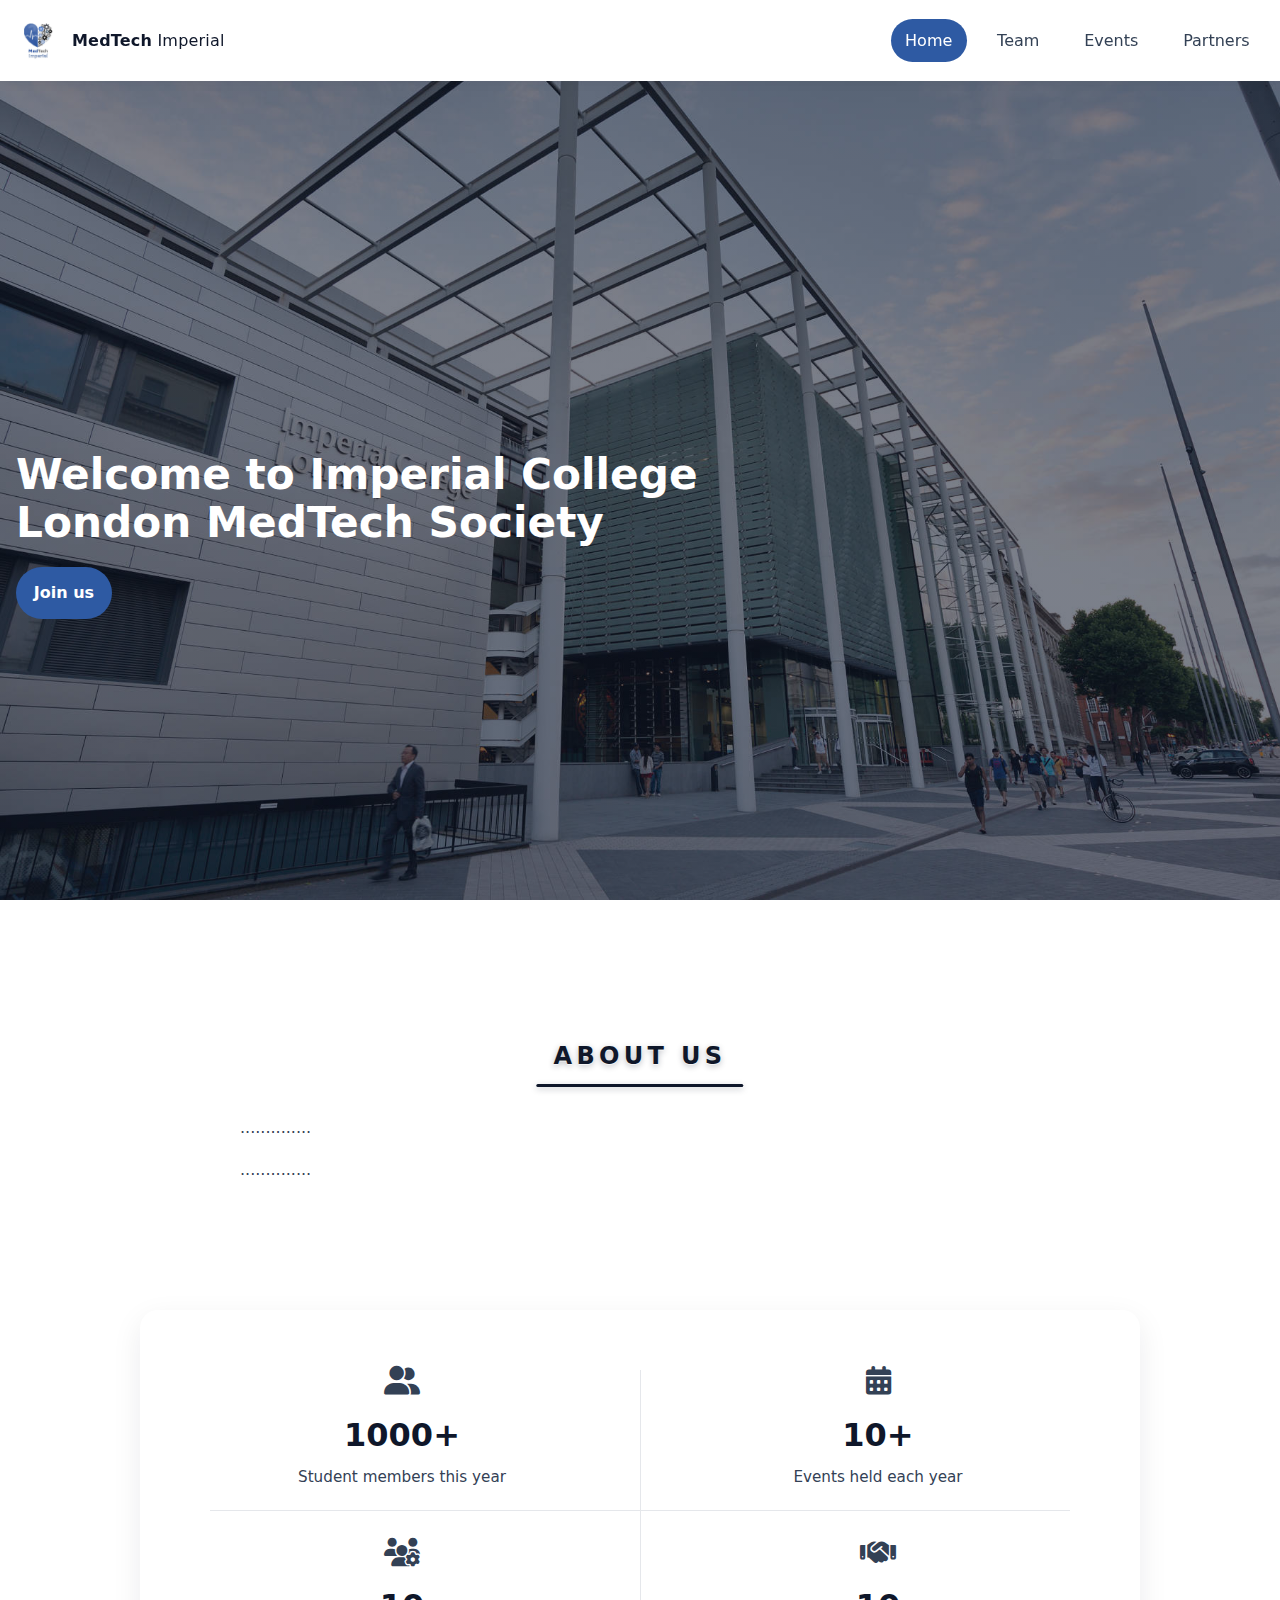
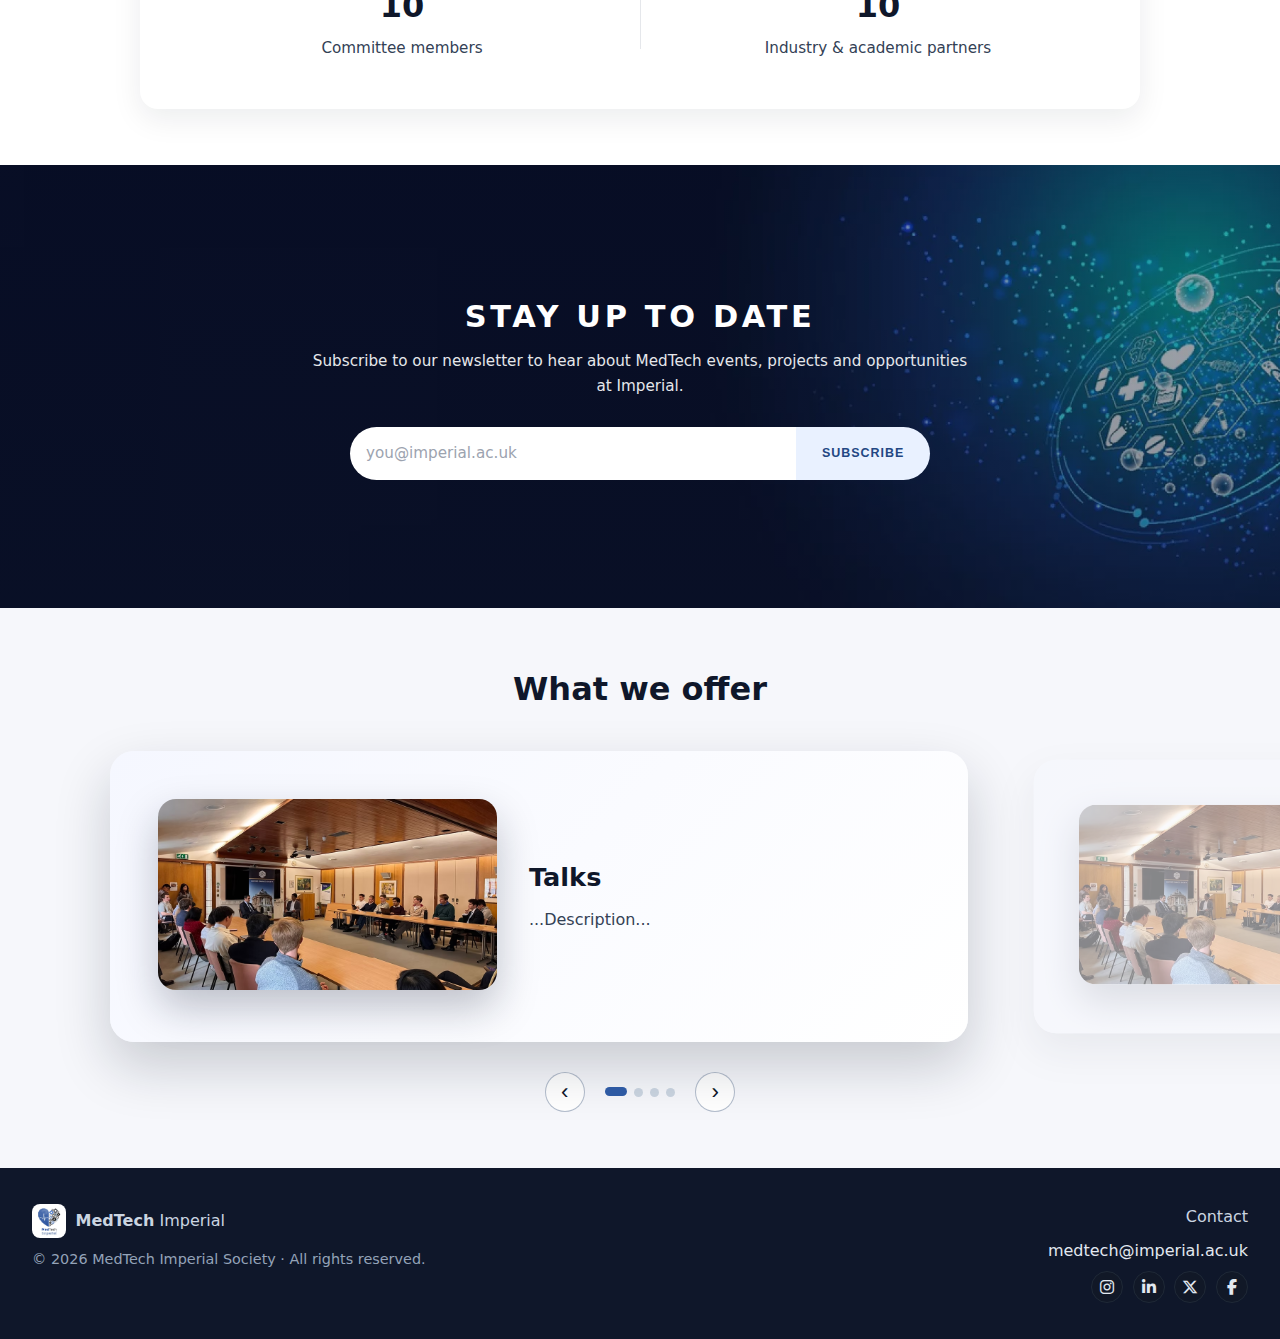
<file: index.html>
<!DOCTYPE html>
<html lang="en">
<head>
  <meta charset="utf-8" />
  <meta name="viewport" content="width=device-width, initial-scale=1" />
  <title>MedTech Imperial — Home</title>
  <link rel="stylesheet" href="styles.css" />
  <link rel="icon" href="Assets/logo.jpg">
</head>

<body>
  <!-- ===== Global Header / Banner (reuse on every page) ===== -->
  <header class="site-header">
    <div class="container nav">
      <a href="index.html" class="brand">
        <img src="Assets/logo.jpg" alt="MedTech Imperial logo">
        <span class="brand-text">
          <strong>MedTech</strong> Imperial
        </span>
      </a>

      <!-- Mobile menu toggle (no JS) -->
      <input type="checkbox" id="nav-toggle" class="nav-toggle" aria-label="Toggle navigation" />
      <label for="nav-toggle" class="hamburger" aria-hidden="true">
        <span></span><span></span><span></span>
      </label>

      <nav class="main-nav" aria-label="Primary">
        <!-- Add 'aria-current="page"' on the active page link -->
        <a href="index.html" aria-current="page">Home</a>
        <a href="team.html">Team</a>
        <a href="events.html">Events</a>
        <a href="partners.html">Partners</a>
      </nav>
    </div>
  </header>

  <!-- ===== Hero / Intro (Home only) ===== -->
  <section class="hero">
    <div class="container">
      <div class="hero-content">
        <h1>Welcome to Imperial College London MedTech Society</h1>
        <p>
          
        </p>
        <div class="cta">
          <a class="btn btn-primary" href="https://www.imperialcollegeunion.org/activities/a-to-z/medtech">Join us</a>
        </div>
      </div>
    </div>
  </section>

  <!-- ===== About (Home only) ===== -->
<section id="about" class="section">
  <div class="container">
    <div class="about">
      <h2 class="about-heading">ABOUT US</h2>

      <p>
        ..............
      </p>

      <p>
        ..............
      </p>
    </div>
  </div>
</section>

<!-- ===== Stats box ===== -->
<section class="section">
  <div class="container">
    <div class="stats-panel">
      <div class="stats-grid">
        <div class="stat">
          <div class="stat-icon">
            <i class="fa-solid fa-user-group"></i>   <!-- crowd / members -->
          </div>
          <div class="stat-number">1000+</div>
          <div class="stat-label">Student members this year</div>
        </div>

        <div class="stat">
          <div class="stat-icon">
            <i class="fa-solid fa-calendar-days"></i> <!-- calendar -->
          </div>
          <div class="stat-number">10+</div>
          <div class="stat-label">Events held each year</div>
        </div>

        <div class="stat">
          <div class="stat-icon">
            <i class="fa-solid fa-users-gear"></i>        <!-- lab / committee -->
          </div>
          <div class="stat-number">10</div>
          <div class="stat-label">Committee members</div>
        </div>

        <div class="stat">
          <div class="stat-icon">
            <i class="fa-solid fa-handshake"></i>    <!-- partnerships -->
          </div>
          <div class="stat-number">10</div>
          <div class="stat-label">Industry &amp; academic partners</div>
        </div>
      </div>
    </div>
  </div>
</section>


<!-- ===== Newsletter banner ===== -->
<section class="newsletter-banner">
  <div class="newsletter-banner-inner">
    <div class="newsletter-box">
      <h2 class="newsletter-heading">Stay up to date</h2>
      <p class="newsletter-copy">
        Subscribe to our newsletter to hear about MedTech events, projects and opportunities at Imperial.
      </p>

      <form class="newsletter-form">
        <label for="newsletter-email" class="sr-only">Email address</label>
        <div class="newsletter-row">
          <input
            type="email"
            id="newsletter-email"
            class="newsletter-input"
            placeholder="you@imperial.ac.uk"
            required
          >
          <button type="submit" class="newsletter-btn">
            Subscribe
          </button>
        </div>
      </form>
    </div>
  </div>
</section>



<!-- ===== Carousel (Home only) ===== -->
<section class="section subtle">
  <div class="container">
    <h2 class="carousel-heading">What we offer</h2>

    <div class="mt-carousel">
      <div class="carousel-track">

        <!-- Slide 1 -->
        <article class="carousel-slide is-active">
          <div class="carousel-media">
            <img src="Assets/test.avif" alt="Students attending a MedTech talk">
          </div>
          <div class="carousel-content">
            <h3 class="carousel-title">Talks</h3>
            <p>
              ...Description...
            </p>
          </div>
        </article>

        <!-- Slide 2 -->
        <article class="carousel-slide">
          <div class="carousel-media">
            <img src="Assets/test.avif" alt="Students collaborating on projects">
          </div>
          <div class="carousel-content">
            <h3 class="carousel-title">Projects</h3>
            <p>
              ...Description...
            </p>
          </div>
        </article>

        <!-- Slide 3 -->
        <article class="carousel-slide">
          <div class="carousel-media">
            <img src="Assets/test.avif" alt="Panel discussion with speakers">
          </div>
          <div class="carousel-content">
            <h3 class="carousel-title">Panels & Careers</h3>
            <p>
             ...Description...
            </p>
          </div>
        </article>

        <!-- Slide 4 -->
        <article class="carousel-slide">
          <div class="carousel-media">
            <img src="Assets/test.avif" alt="Networking with partners and sponsors">
          </div>
          <div class="carousel-content">
            <h3 class="carousel-title">Founder Academy</h3>
            <p>
              ...Description...
            </p>
          </div>
        </article>
      </div>
    </div>

    <!-- controls underneath -->
    <div class="carousel-controls">
      <button class="carousel-arrow prev" aria-label="Previous slide">‹</button>

      <div class="carousel-dots" aria-label="Carousel pagination">
        <button class="dot is-active" aria-label="Go to slide 1"></button>
        <button class="dot" aria-label="Go to slide 2"></button>
        <button class="dot" aria-label="Go to slide 3"></button>
        <button class="dot" aria-label="Go to slide 4"></button>
      </div>

      <button class="carousel-arrow next" aria-label="Next slide">›</button>
    </div>
  </div>
</section>







<!-- ===== Footer ===== -->
<footer class="site-footer">
  <div class="container footer-grid">

    <!-- Left side: logo + note -->
    <div class="footer-left">
      <div class="footer-brand">
        <img src="Assets/logo.jpg" alt="MedTech Imperial logo small">
        <span><strong>MedTech</strong> Imperial</span>
      </div>
      <p class="footnote">
        © <span id="year"></span> MedTech Imperial Society · All rights reserved.
      </p>
    </div>

    <!-- Right side: contact + socials -->
    <div class="footer-right">
      <div class="footer-meta">
        <p class="footer-heading">Contact</p>
        <p class="footer-email">
          <a href="medtech@imperial.ac.uk">
            medtech@imperial.ac.uk
          </a>
        </p>

        <div class="socials" aria-label="MedTech Imperial social links">
          <a href="https://instagram.com/imperialmedtech" aria-label="Instagram">
            <i class="fa-brands fa-instagram"></i>
          </a>
          <a href="https://www.linkedin.com/company/medtechimperial/" aria-label="LinkedIn">
            <i class="fa-brands fa-linkedin-in"></i>
          </a>
          <a href="https://x.com/imperialmedtech" aria-label="X (Twitter)">
            <i class="fa-brands fa-x-twitter"></i>
          </a>
          <a href="https://www.facebook.com/MedTechImperial" aria-label="Facebook">
            <i class="fa-brands fa-facebook-f"></i>
          </a>
        </div>
      </div>
    </div>

  </div>
</footer>


<head>
  <meta charset="UTF-8">
  <title>MedTech Imperial</title>

  <!-- Your main stylesheet -->
  <link rel="stylesheet" href="styles.css">

  <!-- Font Awesome for icons (see next point) -->
  <link
    rel="stylesheet"
    href="https://cdnjs.cloudflare.com/ajax/libs/font-awesome/6.5.1/css/all.min.css"
  >
</head>


  <!-- Tiny inline script just to set current year; safe to remove if not wanted -->
<script>
  // footer year
  document.getElementById('year').textContent = new Date().getFullYear();

  // ===== Carousel logic =====
  const track = document.querySelector('.carousel-track');
  const slides = track ? Array.from(track.children) : [];
  const prevBtn = document.querySelector('.carousel-arrow.prev');
  const nextBtn = document.querySelector('.carousel-arrow.next');
  const dotsNav = document.querySelector('.carousel-dots');
  const dots = dotsNav ? Array.from(dotsNav.children) : [];
  let currentIndex = 0;
  let autoplayId = null;
  const INTERVAL = 5000;   // 5 seconds
  const STEP = 78;         // percentage shift per slide (lets neighbours peek)

  function goToSlide(index){
    if (!slides.length) return;

    if (index < 0) index = slides.length - 1;
    if (index >= slides.length) index = 0;

    // move track so current slide is centred-ish, leaving sides visible
    track.style.transform = `translateX(-${index * STEP}%)`;

    slides[currentIndex].classList.remove('is-active');
    dots[currentIndex].classList.remove('is-active');

    slides[index].classList.add('is-active');
    dots[index].classList.add('is-active');

    currentIndex = index;
  }

  function nextSlide(){ goToSlide(currentIndex + 1); }
  function prevSlide(){ goToSlide(currentIndex - 1); }

  function startAutoplay(){
    stopAutoplay();
    autoplayId = setInterval(nextSlide, INTERVAL);
  }

  function stopAutoplay(){
    if (autoplayId) clearInterval(autoplayId);
    autoplayId = null;
  }

  if (slides.length){
    // ensure initial position
    goToSlide(0);

    // arrows
    prevBtn && prevBtn.addEventListener('click', () => {
      prevSlide();
      startAutoplay();
    });

    nextBtn && nextBtn.addEventListener('click', () => {
      nextSlide();
      startAutoplay();
    });

    // dots
    dots.forEach((dot, index) => {
      dot.addEventListener('click', () => {
        goToSlide(index);
        startAutoplay();
      });
    });

    // start auto-rotation
    startAutoplay();
  }
</script>


</body>
</html>
</file>
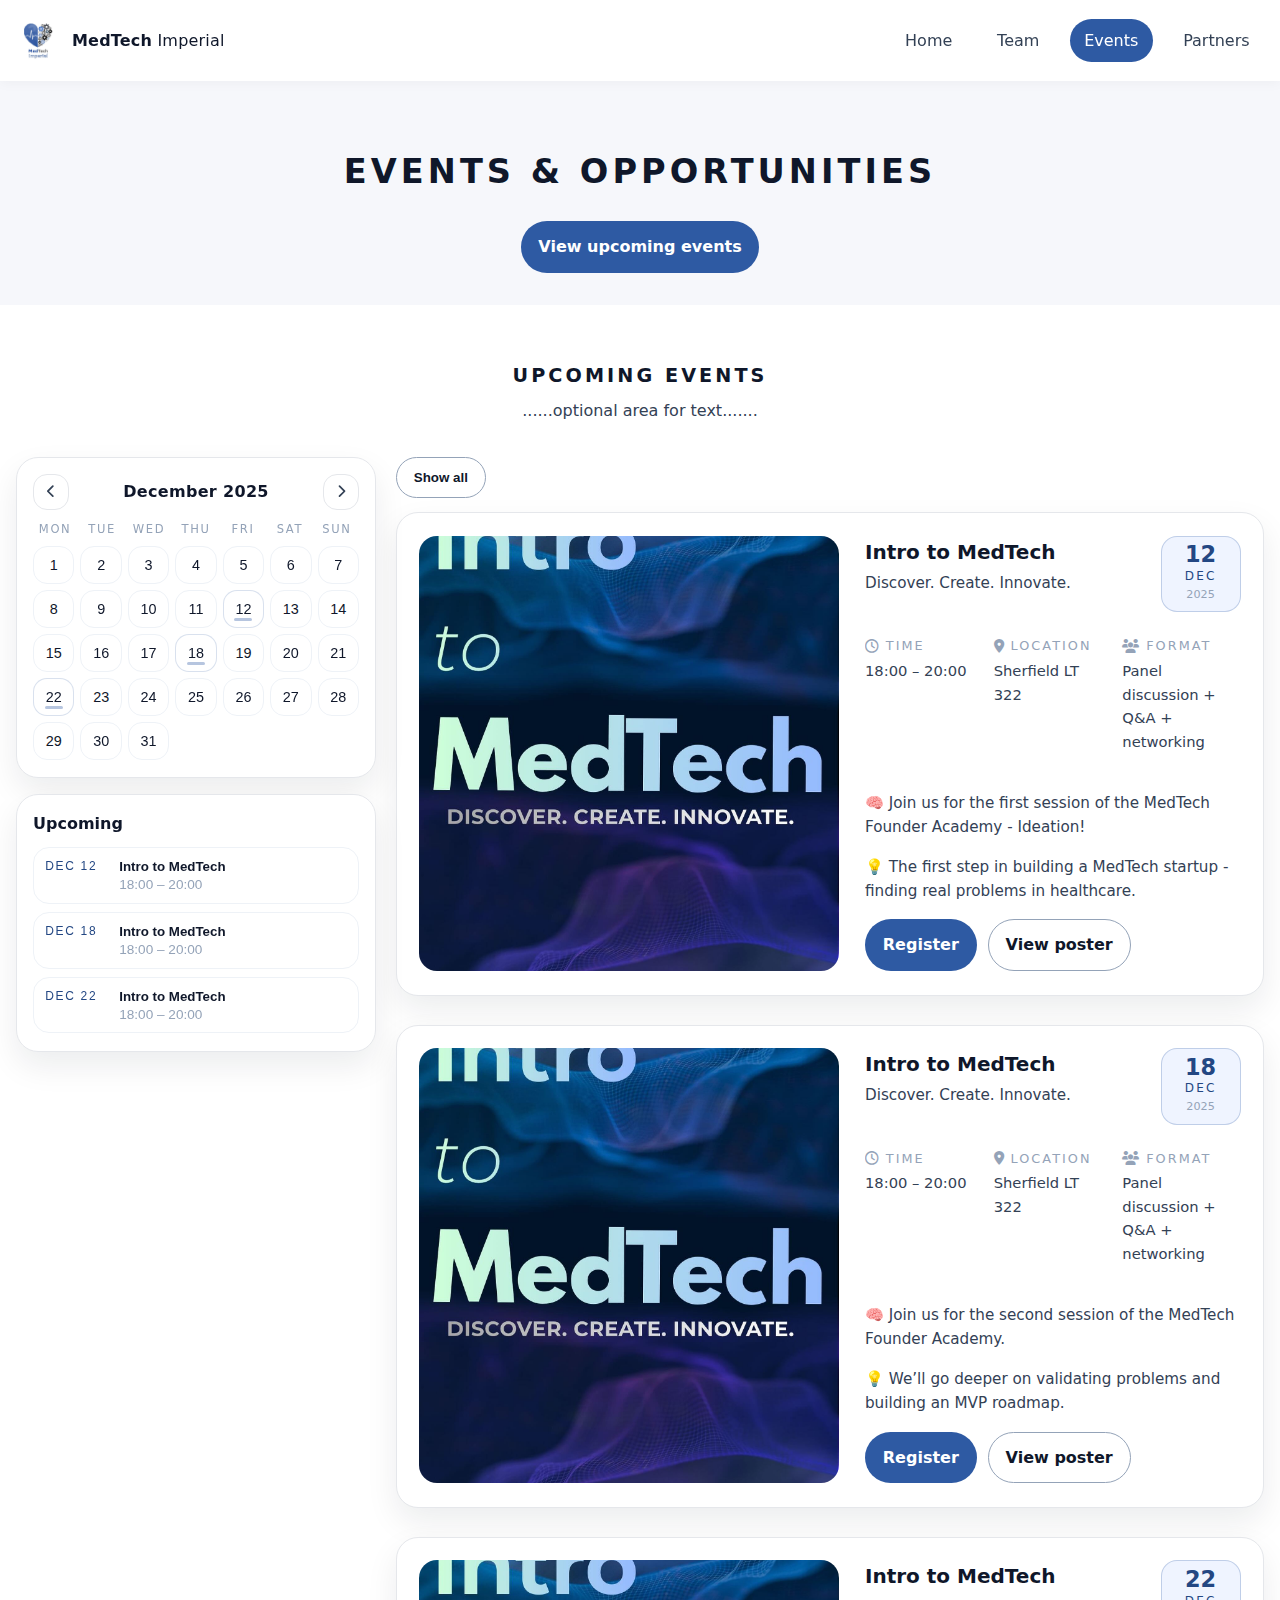
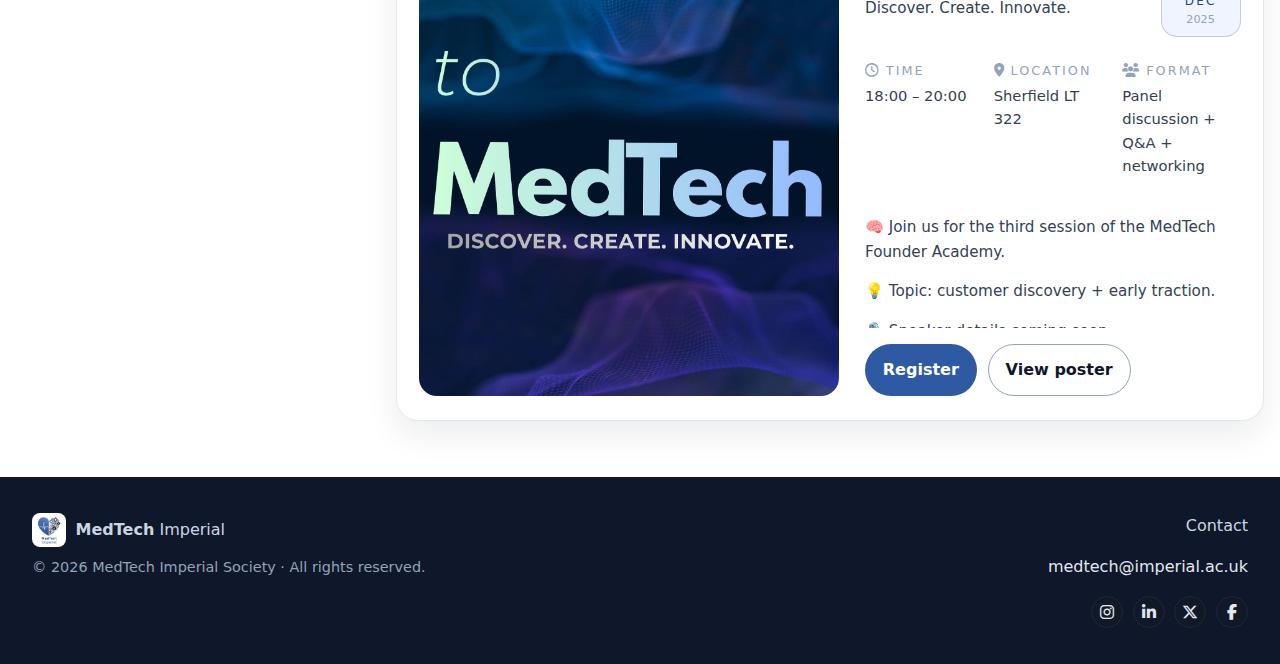
<file: events.html>
<!DOCTYPE html>
<html lang="en">
<head>
  <meta charset="utf-8" />
  <meta name="viewport" content="width=device-width, initial-scale=1" />
  <title>MedTech Imperial — Events</title>
  <link rel="stylesheet" href="styles.css" />
  <link rel="icon" href="Assets/logo.jpg" />
</head>

<body>
  <!-- ===== Global Header / Banner ===== -->
  <header class="site-header">
    <div class="container nav">
      <a href="index.html" class="brand">
        <img src="Assets/logo.jpg" alt="MedTech Imperial logo" />
        <span class="brand-text">
          <strong>MedTech</strong> Imperial
        </span>
      </a>

      <!-- Mobile menu toggle -->
      <input type="checkbox" id="nav-toggle" class="nav-toggle" aria-label="Toggle navigation" />
      <label for="nav-toggle" class="hamburger" aria-hidden="true">
        <span></span><span></span><span></span>
      </label>

      <nav class="main-nav" aria-label="Primary">
        <a href="index.html">Home</a>
        <a href="team.html">Team</a>
        <a href="events.html" aria-current="page">Events</a>
        <a href="partners.html">Partners</a>
      </nav>
    </div>
  </header>

  <!-- ===== Events hero ===== -->
  <section class="section events-hero">
    <div class="container">
      <h1 class="events-heading">Events & Opportunities</h1>
      <p class="events-subtitle">

      </p>

      <div class="events-hero-cta">
        <a class="btn btn-primary" href="#upcoming">View upcoming events</a>
          </div> <!-- /events-list -->
        </div> <!-- /events-main -->
      </div> <!-- /events-upcoming-grid -->
    </div>
  </section>

  <!-- ===== Upcoming events ===== -->
  <section class="section" id="upcoming">
    <div class="container">
      <header class="events-section-header">
        <h2 class="events-section-title">Upcoming Events</h2>
        <p class="events-section-copy">
          ......optional area for text.......
        </p>
      </header>


      <div class="events-upcoming-grid">
        <!-- Left column: calendar + timeline -->
        <aside class="events-side" aria-label="Events calendar and timeline">
          <div class="events-widget events-calendar" id="eventsCalendar">
            <div class="cal-header">
              <button class="cal-nav" type="button" data-cal-nav="-1" aria-label="Previous month">
                <i class="fa-solid fa-chevron-left"></i>
              </button>
              <div class="cal-title" id="calTitle">Month YYYY</div>
              <button class="cal-nav" type="button" data-cal-nav="1" aria-label="Next month">
                <i class="fa-solid fa-chevron-right"></i>
              </button>
            </div>

            <div class="cal-weekdays" aria-hidden="true">
              <span>Mon</span><span>Tue</span><span>Wed</span><span>Thu</span><span>Fri</span><span>Sat</span><span>Sun</span>
            </div>

            <div class="cal-grid" id="calGrid" role="grid" aria-label="Calendar days"></div>

            <div class="cal-hint" id="calHint" aria-hidden="true"></div>
          </div>

          <div class="events-widget events-timeline" id="eventsTimeline">
            <div class="timeline-header">
              <h3 class="timeline-title">Upcoming</h3>
            </div>
            <ul class="timeline-list" id="timelineList"></ul>
          </div>
        </aside>

        <!-- Right column: event cards -->
        <div class="events-main">
          <div class="events-filterbar">
            <button class="btn btn-outline events-reset" type="button" id="eventsResetBtn">
              Show all
            </button>
            <div class="events-filter-label" id="eventsFilterLabel" aria-live="polite"></div>
          </div>

          <div class="events-list" id="eventsList">

<!--
  EVENTS ARE GENERATED FROM THE "EVENTS" ARRAY IN THE SCRIPT AT THE BOTTOM OF THIS FILE.
  To add / edit / remove an event:
  1) Scroll to the script section:  // ===== EDIT EVENTS HERE =====
  2) Add a new object to the EVENTS array (poster, title, date, time, etc.)
  The calendar + filtering + timeline will automatically update.
--></div>

      <!-- Empty state shown when a selected date has no matching events -->
      <p class="events-empty-state" id="eventsEmptyState" hidden>
        No events for this date. Try another date or click <strong>Show all</strong>.
      </p>
    </div>
  </section>

  

  <!-- ===== Footer ===== -->
  <footer class="site-footer">
    <div class="container footer-grid">

      <!-- Left side: logo + note -->
      <div class="footer-left">
        <div class="footer-brand">
          <img src="Assets/logo.jpg" alt="MedTech Imperial logo small" />
          <span><strong>MedTech</strong> Imperial</span>
        </div>
        <p class="footnote">
          © <span id="year"></span> MedTech Imperial Society · All rights reserved.
        </p>
      </div>

      <!-- Right side: contact + socials -->
      <div class="footer-right">
        <div class="footer-meta">
          <p class="footer-heading">Contact</p>
          <p>
            <a href="mailto:medtech@imperial.ac.uk">
              medtech@imperial.ac.uk
            </a>
          </p>

          <div class="socials" aria-label="MedTech Imperial social links">
            <a href="https://instagram.com/imperialmedtech" aria-label="Instagram">
              <i class="fa-brands fa-instagram"></i>
            </a>
            <a href="https://www.linkedin.com/company/medtechimperial/" aria-label="LinkedIn">
              <i class="fa-brands fa-linkedin-in"></i>
            </a>
            <a href="https://x.com/imperialmedtech" aria-label="X (Twitter)">
              <i class="fa-brands fa-x-twitter"></i>
            </a>
            <a href="https://www.facebook.com/MedTechImperial" aria-label="Facebook">
              <i class="fa-brands fa-facebook-f"></i>
            </a>
          </div>
        </div>
      </div>

    </div>
  </footer>

  <!-- Font Awesome for icons -->
  <link
    rel="stylesheet"
    href="https://cdnjs.cloudflare.com/ajax/libs/font-awesome/6.5.1/css/all.min.css"
  />

  <script>
    // footer year
    document.getElementById('year').textContent = new Date().getFullYear();

    (function () {
      const listEl = document.getElementById('eventsList');
      if (!listEl) return;

      // ===== EDIT EVENTS HERE =====
      // Add / remove / edit events in this array. Everything else (calendar, filtering, timeline) updates automatically.
      // Date format: "YYYY-MM-DD"
      const EVENTS = [
        {
          title: "Intro to MedTech",
          tagline: "Discover. Create. Innovate.",
          date: "2025-12-12",
          time: "18:00 – 20:00",
          location: "Sherfield LT 322",
          format: "Panel discussion + Q&A + networking",
          poster: "Assets/events.jpg",
          registerUrl: "https://example.com/event-registration",
          posterUrl: "Assets/events.jpg",
          description: [
            "🧠 Join us for the first session of the MedTech Founder Academy - Ideation!",
            "💡 The first step in building a MedTech startup - finding real problems in healthcare.",
            "🎙️ Session led by Christian Kumar, Founder & CEO of Capital Kinetics, CEO of MedTech Makers Lab, and investor in 22+ MedTech ventures. With over 30 years of experience in investment banking, corporate finance, and innovation, Christian will share invaluable insights on what makes a MedTech idea truly fundable and impactful."
          ]
        },
        {
          title: "Intro to MedTech",
          tagline: "Discover. Create. Innovate.",
          date: "2025-12-18",
          time: "18:00 – 20:00",
          location: "Sherfield LT 322",
          format: "Panel discussion + Q&A + networking",
          poster: "Assets/events.jpg",
          registerUrl: "https://example.com/event-registration",
          posterUrl: "Assets/events.jpg",
          description: [
            "🧠 Join us for the second session of the MedTech Founder Academy.",
            "💡 We’ll go deeper on validating problems and building an MVP roadmap.",
            "🎙️ Speaker details coming soon."
          ]
        },
        {
          title: "Intro to MedTech",
          tagline: "Discover. Create. Innovate.",
          date: "2025-12-22",
          time: "18:00 – 20:00",
          location: "Sherfield LT 322",
          format: "Panel discussion + Q&A + networking",
          poster: "Assets/events.jpg",
          registerUrl: "https://example.com/event-registration",
          posterUrl: "Assets/events.jpg",
          description: [
            "🧠 Join us for the third session of the MedTech Founder Academy.",
            "💡 Topic: customer discovery + early traction.",
            "🎙️ Speaker details coming soon."
          ]
        }
      ];
      // ===== END EDIT SECTION =====

      const monthMap = {
        jan: 0, feb: 1, mar: 2, apr: 3, may: 4, jun: 5,
        jul: 6, aug: 7, sep: 8, oct: 9, nov: 10, dec: 11
      };

      const pad = (n) => String(n).padStart(2, '0');

      const escapeHtml = (str) =>
        String(str ?? '')
          .replace(/&/g, '&amp;')
          .replace(/</g, '&lt;')
          .replace(/>/g, '&gt;')
          .replace(/"/g, '&quot;')
          .replace(/'/g, '&#39;');

      const toDateObj = (iso) => {
        // local midnight to avoid timezone shift issues
        const [y, m, d] = iso.split('-').map((x) => parseInt(x, 10));
        return new Date(y, m - 1, d);
      };

      const monthShort = (dateObj) =>
        dateObj.toLocaleString(undefined, { month: 'short' });

      // --- Render event cards from EVENTS ---
      const renderCards = () => {
        listEl.innerHTML = '';

        EVENTS.forEach((ev, idx) => {
          const dateObj = toDateObj(ev.date);
          const day = dateObj.getDate();
          const mon = monthShort(dateObj);
          const year = dateObj.getFullYear();

          const eventId = `event-${ev.date}-${idx + 1}`;

          const descHtml = (ev.description || [])
            .map((p) => `<p class="event-desc">${escapeHtml(p)}</p>`)
            .join('');

          const article = document.createElement('article');
          article.className = 'event-card';
          article.dataset.eventDate = ev.date;
          article.id = eventId;

          article.innerHTML = `
            <div class="event-poster">
              <img src="${escapeHtml(ev.poster)}" alt="${escapeHtml(ev.title)} poster" loading="lazy" />
            </div>

            <div class="event-content">
              <div class="event-header-row">
                <div class="event-title-block">
                  <h3 class="event-title">${escapeHtml(ev.title)}</h3>
                  ${ev.tagline ? `<p class="event-tagline">${escapeHtml(ev.tagline)}</p>` : ``}
                </div>

                <div class="event-date-card" aria-label="Event date">
                  <span class="event-date-day">${escapeHtml(day)}</span>
                  <span class="event-date-month">${escapeHtml(mon)}</span>
                  <span class="event-date-year">${escapeHtml(year)}</span>
                </div>
              </div>

              <div class="event-body">
                <dl class="event-meta-list">
                  <div class="event-meta-item">
                    <dt><i class="fa-regular fa-clock"></i> Time</dt>
                    <dd>${escapeHtml(ev.time || '')}</dd>
                  </div>
                  <div class="event-meta-item">
                    <dt><i class="fa-solid fa-location-dot"></i> Location</dt>
                    <dd>${escapeHtml(ev.location || '')}</dd>
                  </div>
                  <div class="event-meta-item">
                    <dt><i class="fa-solid fa-users"></i> Format</dt>
                    <dd>${escapeHtml(ev.format || '')}</dd>
                  </div>
                </dl>

                <div class="event-description">
                  ${descHtml}
                </div>
              </div>

              <div class="event-actions">
                ${ev.registerUrl ? `
                  <a class="btn btn-primary" href="${escapeHtml(ev.registerUrl)}" target="_blank" rel="noopener">
                    Register
                  </a>` : ``}
                ${ev.posterUrl ? `
                  <a class="btn btn-outline" href="${escapeHtml(ev.posterUrl)}" target="_blank" rel="noopener">
                    View poster
                  </a>` : ``}
              </div>
            </div>
          `;

          listEl.appendChild(article);
        });
      };

      renderCards();

      // --- Build internal event objects (used by calendar + timeline + filtering) ---
      const cards = Array.from(listEl.querySelectorAll('.event-card'));

      const events = EVENTS.map((ev, idx) => {
        const dateObj = toDateObj(ev.date);
        return {
          card: document.getElementById(`event-${ev.date}-${idx + 1}`),
          title: ev.title || 'Event',
          dateKey: ev.date,
          time: ev.time || '',
          year: dateObj.getFullYear(),
          month: dateObj.getMonth(),
          day: dateObj.getDate(),
          dateObj
        };
      })
        .filter((e) => e.card)
        .sort((a, b) => a.dateObj - b.dateObj);

      const eventsByDate = new Map();
      for (const e of events) {
        if (!eventsByDate.has(e.dateKey)) eventsByDate.set(e.dateKey, []);
        eventsByDate.get(e.dateKey).push(e);
      }

      const today = new Date();
      today.setHours(0, 0, 0, 0);

      const nextEvent = events.find((e) => e.dateObj >= today) || events[0] || null;

      let viewYear = nextEvent ? nextEvent.year : today.getFullYear();
      let viewMonth = nextEvent ? nextEvent.month : today.getMonth();
      let selectedKey = null;

      const calTitle = document.getElementById('calTitle');
      const calGrid = document.getElementById('calGrid');
      const calHint = document.getElementById('calHint');
      const filterLabel = document.getElementById('eventsFilterLabel');
      const resetBtn = document.getElementById('eventsResetBtn');
      const emptyState = document.getElementById('eventsEmptyState');

      // hide the hint copy (you asked for this removed)
      if (calHint) calHint.textContent = '';

      const monthHasAnyEvents = (y, m) => {
        const prefix = `${y}-${pad(m + 1)}-`;
        for (const k of eventsByDate.keys()) {
          if (k.startsWith(prefix)) return true;
        }
        return false;
      };

      const renderCalendar = () => {
        const first = new Date(viewYear, viewMonth, 1);
        const daysInMonth = new Date(viewYear, viewMonth + 1, 0).getDate();

        // Monday-first offset
        const firstDow = (first.getDay() + 6) % 7;

        calTitle.textContent = first.toLocaleString(undefined, { month: 'long', year: 'numeric' });
        calGrid.innerHTML = '';

        // leading blanks
        for (let i = 0; i < firstDow; i++) {
          const blank = document.createElement('div');
          blank.className = 'cal-cell cal-blank';
          calGrid.appendChild(blank);
        }

        for (let d = 1; d <= daysInMonth; d++) {
          const key = `${viewYear}-${pad(viewMonth + 1)}-${pad(d)}`;

          const btn = document.createElement('button');
          btn.type = 'button';
          btn.className = 'cal-day';
          btn.setAttribute('role', 'gridcell');
          btn.dataset.dateKey = key;
          btn.textContent = String(d);

          if (eventsByDate.has(key)) btn.classList.add('has-event');
          if (selectedKey === key) btn.classList.add('is-selected');

          const isToday =
            viewYear === today.getFullYear() &&
            viewMonth === today.getMonth() &&
            d === today.getDate();

          if (isToday) btn.classList.add('is-today');

          btn.addEventListener('click', () => {
            // toggle off if already selected
            if (selectedKey === key) {
              selectedKey = null;
              applyFilter(null);
              renderTimeline();
              renderCalendar();
              return;
            }
            selectedKey = key;
            applyFilter(key, true);
            renderTimeline();
            renderCalendar();
          });

          calGrid.appendChild(btn);
        }

        // no hint text (kept empty on purpose)
        if (calHint) {
          calHint.textContent = monthHasAnyEvents(viewYear, viewMonth) ? '' : '';
        }
      };

      const prettyDate = (key) => {
        const [y, m, d] = key.split('-').map((x) => parseInt(x, 10));
        return new Date(y, m - 1, d).toLocaleDateString(undefined, {
          weekday: 'long',
          day: 'numeric',
          month: 'long',
          year: 'numeric'
        });
      };

      const applyFilter = (key, scrollToFirst = false) => {
        if (!key) {
          cards.forEach((c) => c.classList.remove('is-hidden', 'is-highlight'));
          filterLabel.textContent = '';
          if (emptyState) emptyState.hidden = true;
          return;
        }

        const matches = eventsByDate.get(key) || [];

        cards.forEach((c) => {
          const isMatch = c.dataset.eventDate === key;
          c.classList.toggle('is-hidden', !isMatch);
          c.classList.toggle('is-highlight', isMatch);
        });

        if (!matches.length) {
          filterLabel.textContent = `No events on ${prettyDate(key)}.`;
          if (emptyState) emptyState.hidden = false;
          return;
        }

        if (emptyState) emptyState.hidden = true;

        filterLabel.textContent = `Showing ${matches.length} event${matches.length > 1 ? 's' : ''} on ${prettyDate(key)}.`;

        if (scrollToFirst) {
          matches[0].card.scrollIntoView({ behavior: 'smooth', block: 'start' });
        }
      };

      const renderTimeline = () => {
        const ul = document.getElementById('timelineList');
        if (!ul) return;

        ul.innerHTML = '';

        const base = selectedKey ? new Date(selectedKey + 'T00:00:00') : today;

        // If a date is selected, show those events first
        const pinned = selectedKey ? (eventsByDate.get(selectedKey) || []) : [];
        let upcoming = events.filter((e) => e.dateObj >= base);

        // If everything is in the past, still show something
        if (!selectedKey && upcoming.length === 0) upcoming = [...events];

        const combined = selectedKey
          ? [...pinned, ...upcoming.filter((e) => e.dateKey !== selectedKey)]
          : upcoming;

        const slice = combined.slice(0, 8);

        for (const e of slice) {
          const li = document.createElement('li');
          li.className = 'timeline-item' + (selectedKey === e.dateKey ? ' is-active' : '');

          const dateTxt = new Date(e.year, e.month, e.day).toLocaleDateString(undefined, {
            day: '2-digit',
            month: 'short'
          });

          li.innerHTML = `
            <button type="button" class="timeline-btn">
              <span class="timeline-date">${escapeHtml(dateTxt)}</span>
              <span class="timeline-text">
                <span class="timeline-name">${escapeHtml(e.title)}</span>
                ${e.time ? `<span class="timeline-meta">${escapeHtml(e.time)}</span>` : ``}
              </span>
            </button>
          `;

          li.querySelector('button').addEventListener('click', () => {
            selectedKey = e.dateKey;
            viewYear = e.year;
            viewMonth = e.month;

            applyFilter(e.dateKey, false);
            renderCalendar();
            renderTimeline();

            document.getElementById(e.card.id)?.scrollIntoView({ behavior: 'smooth', block: 'start' });
          });

          ul.appendChild(li);
        }
      };

      // Month navigation
      document.querySelectorAll('[data-cal-nav]').forEach((btn) => {
        btn.addEventListener('click', () => {
          const delta = parseInt(btn.getAttribute('data-cal-nav'), 10) || 0;
          viewMonth += delta;
          if (viewMonth < 0) {
            viewMonth = 11;
            viewYear -= 1;
          }
          if (viewMonth > 11) {
            viewMonth = 0;
            viewYear += 1;
          }
          renderCalendar();
        });
      });

      // Reset filter
      resetBtn?.addEventListener('click', () => {
        selectedKey = null;
        applyFilter(null);
        renderTimeline();
        renderCalendar();
      });

      // Initial paint
      renderCalendar();
      renderTimeline();
      applyFilter(null);
    })();
  </script>
</body>
</html>
</file>
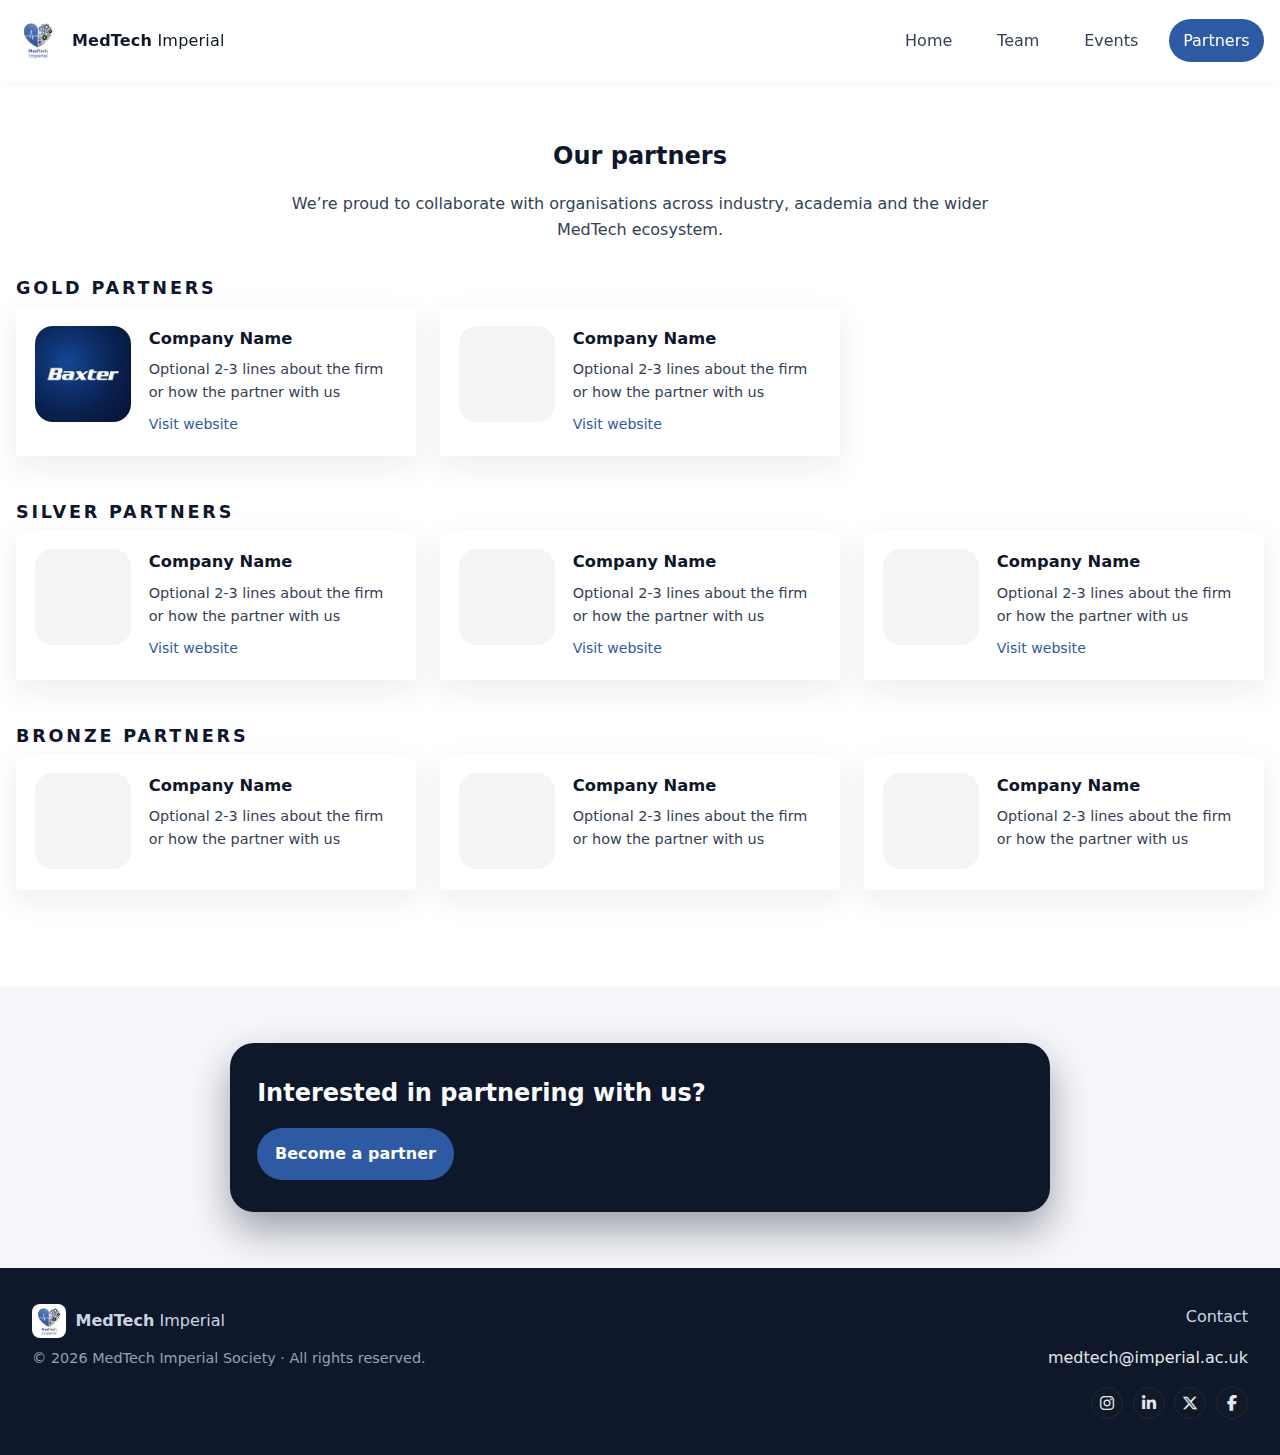
<file: partners.html>
<!DOCTYPE html>
<html lang="en">
<head>
  <meta charset="utf-8" />
  <meta name="viewport" content="width=device-width, initial-scale=1" />
  <title>MedTech Imperial — Partners</title>
  <link rel="stylesheet" href="styles.css" />
  <link rel="icon" href="Assets/logo.jpg">
</head>

<body>
  <!-- ===== Global Header / Banner ===== -->
  <header class="site-header">
    <div class="container nav">
      <a href="index.html" class="brand">
        <img src="Assets/logo.jpg" alt="MedTech Imperial logo">
        <span class="brand-text">
          <strong>MedTech</strong> Imperial
        </span>
      </a>

      <input type="checkbox" id="nav-toggle" class="nav-toggle" aria-label="Toggle navigation" />
      <label for="nav-toggle" class="hamburger" aria-hidden="true">
        <span></span><span></span><span></span>
      </label>

      <nav class="main-nav" aria-label="Primary">
        <a href="index.html">Home</a>
        <a href="team.html">Team</a>
        <a href="events.html">Events</a>
        <a href="partners.html" aria-current="page">Partners</a>
      </nav>
    </div>
  </header>






  <!-- ===== Partners by tier ===== -->
  <section class="section">
    <div class="container">
      <header class="partners-tier-header">
        <h2>Our partners</h2>
        <p>
          We’re proud to collaborate with organisations across industry, academia and the wider
          MedTech ecosystem.
        </p>
      </header>

      <!-- Headline partners -->
      <section class="partner-tier">
        <h3 class="tier-title">Gold Partners</h3>


        <div class="partner-grid">
<!-- Partner card 1 -->
<article class="partner-card">
  <div class="partner-logo">
    <img src="Assets/baxter.jpg"
         alt="Headline Partner Name logo">
  </div>
  <div class="partner-body">
    <h4 class="partner-name">Company Name</h4>
    <p class="partner-copy">
      Optional 2-3 lines about the firm or how the partner with us
    </p>
    <a class="partner-link" href="#" target="_blank" rel="noopener">
      Visit website
    </a>
  </div>
</article>


          <!-- Partner card 2 -->
          <article class="partner-card">
            <div class="partner-logo is-placeholder">
              
            </div>
            <div class="partner-body">
              <h4 class="partner-name">Company Name</h4>
              <p class="partner-copy">
                   Optional 2-3 lines about the firm or how the partner with us
              </p>
              <a class="partner-link" href="#" target="_blank" rel="noopener">
                Visit website
              </a>
            </div>
          </article>
        </div>
      </section>


      <!-- Strategic partners -->
      <section class="partner-tier">
        <h3 class="tier-title">Silver Partners</h3>

        <div class="partner-grid">
          <article class="partner-card">
            <div class="partner-logo is-placeholder">
              <span></span>
            </div>
            <div class="partner-body">
              <h4 class="partner-name">Company Name</h4>
              <p class="partner-copy">
                Optional 2-3 lines about the firm or how the partner with us
              </p>
              <a class="partner-link" href="#" target="_blank" rel="noopener">
                Visit website
              </a>
            </div>
          </article>

          <article class="partner-card">
            <div class="partner-logo is-placeholder">
              <span></span>
            </div>
            <div class="partner-body">
              <h4 class="partner-name">Company Name</h4>
              <p class="partner-copy">
                Optional 2-3 lines about the firm or how the partner with us
              </p>
              <a class="partner-link" href="#" target="_blank" rel="noopener">
                Visit website
              </a>
            </div>
          </article>

          <article class="partner-card">
            <div class="partner-logo is-placeholder">
              <span></span>
            </div>
            <div class="partner-body">
              <h4 class="partner-name">Company Name</h4>
              <p class="partner-copy">
                Optional 2-3 lines about the firm or how the partner with us
              </p>
              <a class="partner-link" href="#" target="_blank" rel="noopener">
                Visit website
              </a>
            </div>
          </article>
        </div>
      </section>

      <!-- Community & campus partners -->
      <section class="partner-tier">
        <h3 class="tier-title">Bronze Partners</h3>

        <div class="partner-grid">
          <article class="partner-card">
            <div class="partner-logo is-placeholder">
              <span></span>
            </div>
            <div class="partner-body">
              <h4 class="partner-name">Company Name</h4>
              <p class="partner-copy">
                Optional 2-3 lines about the firm or how the partner with us
              </p>
            </div>
          </article>

          <article class="partner-card">
            <div class="partner-logo is-placeholder">
              <span></span>
            </div>
            <div class="partner-body">
              <h4 class="partner-name">Company Name</h4>
              <p class="partner-copy">
                Optional 2-3 lines about the firm or how the partner with us
              </p>
            </div>
          </article>

          <article class="partner-card">
            <div class="partner-logo is-placeholder">
              <span></span>
            </div>
            <div class="partner-body">
              <h4 class="partner-name">Company Name</h4>
              <p class="partner-copy">
                Optional 2-3 lines about the firm or how the partner with us
              </p>
            </div>
          </article>
        </div>
      </section>
    </div>
  </section>

  <!-- ===== Partnership call-to-action ===== -->
  <section class="section subtle">
    <div class="container">
      <div class="partner-callout">
        <h2>Interested in partnering with us?</h2>
        <p> </p>
        <a class="btn btn-primary"
           href="mailto:medtech@imperial.ac.uk?subject=MedTech%20Imperial%20Partnership%20Enquiry">
          Become a partner
        </a>
      </div>
    </div>
  </section>

  <!-- ===== Footer ===== -->
  <footer class="site-footer">
    <div class="container footer-grid">

      <!-- Left side: logo + note -->
      <div class="footer-left">
        <div class="footer-brand">
          <img src="Assets/logo.jpg" alt="MedTech Imperial logo small">
          <span><strong>MedTech</strong> Imperial</span>
        </div>
        <p class="footnote">
          © <span id="year"></span> MedTech Imperial Society · All rights reserved.
        </p>
      </div>

      <!-- Right side: contact + socials -->
      <div class="footer-right">
        <div class="footer-meta">
          <p class="footer-heading">Contact</p>
          <p>
            <a href="medtech@imperial.ac.uk">
              medtech@imperial.ac.uk
            </a>
          </p>

          <div class="socials" aria-label="MedTech Imperial social links">
            <a href="https://instagram.com/imperialmedtech" aria-label="Instagram">
              <i class="fa-brands fa-instagram"></i>
            </a>
            <a href="https://www.linkedin.com/company/medtechimperial/" aria-label="LinkedIn">
              <i class="fa-brands fa-linkedin-in"></i>
            </a>
            <a href="https://x.com/imperialmedtech" aria-label="X (Twitter)">
              <i class="fa-brands fa-x-twitter"></i>
            </a>
            <a href="https://www.facebook.com/MedTechImperial" aria-label="Facebook">
              <i class="fa-brands fa-facebook-f"></i>
            </a>
          </div>
        </div>
      </div>

    </div>
  </footer>

  <!-- Font Awesome + footer script -->
  <link
    rel="stylesheet"
    href="https://cdnjs.cloudflare.com/ajax/libs/font-awesome/6.5.1/css/all.min.css"
  />

  <script>
    document.getElementById('year').textContent = new Date().getFullYear();
  </script>
</body>
</html>
</file>
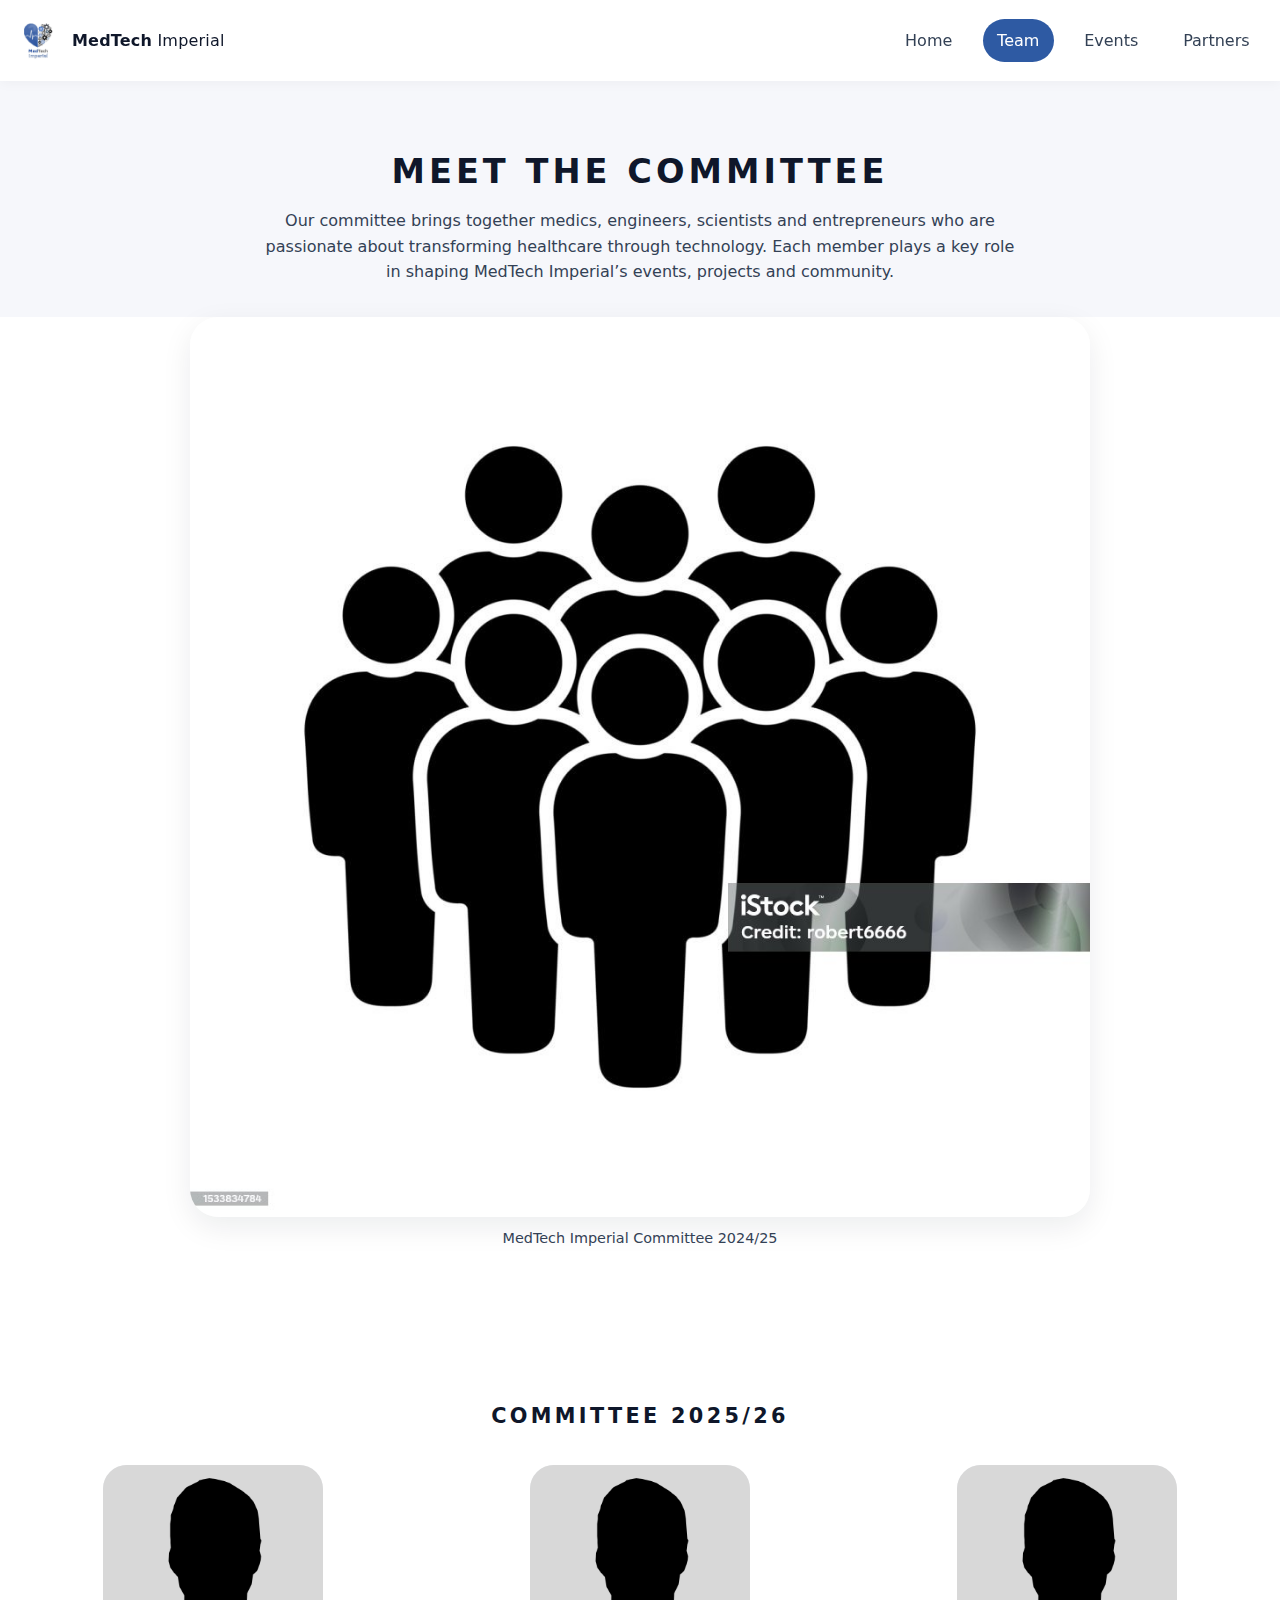
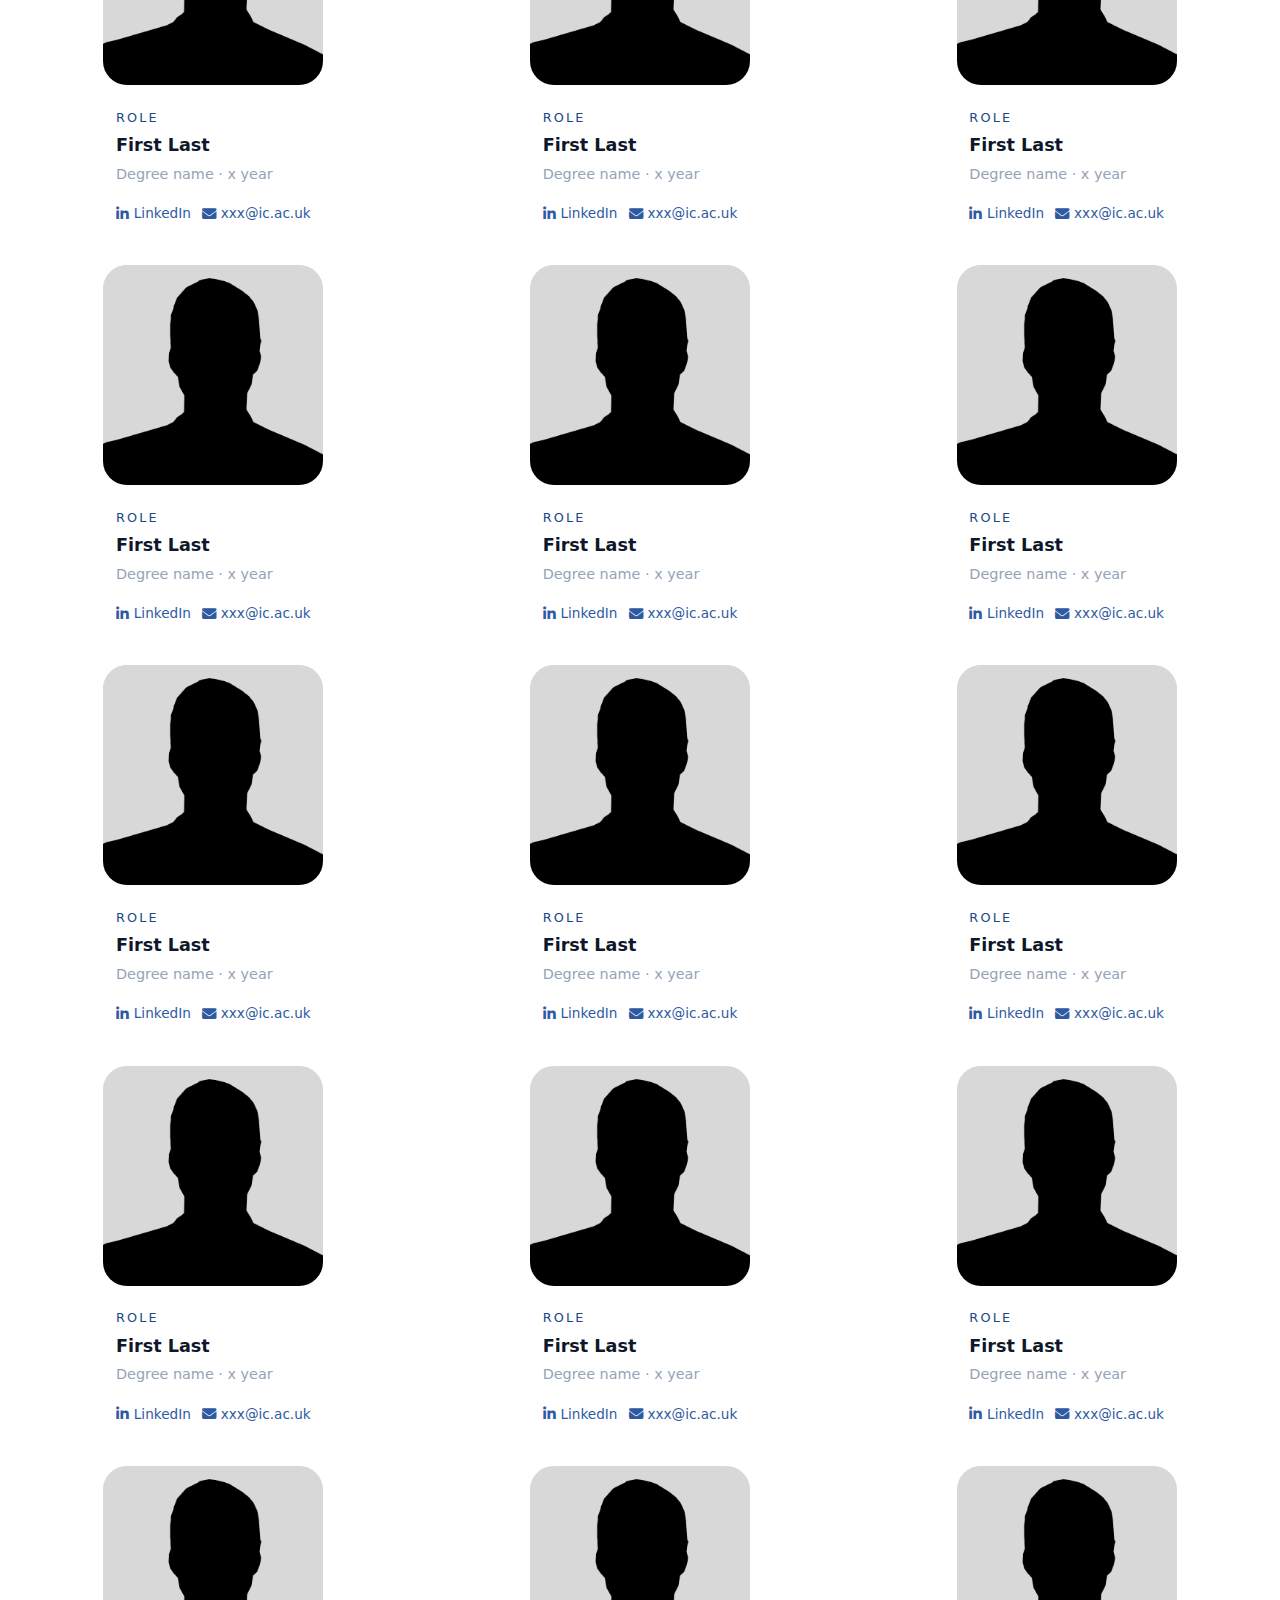
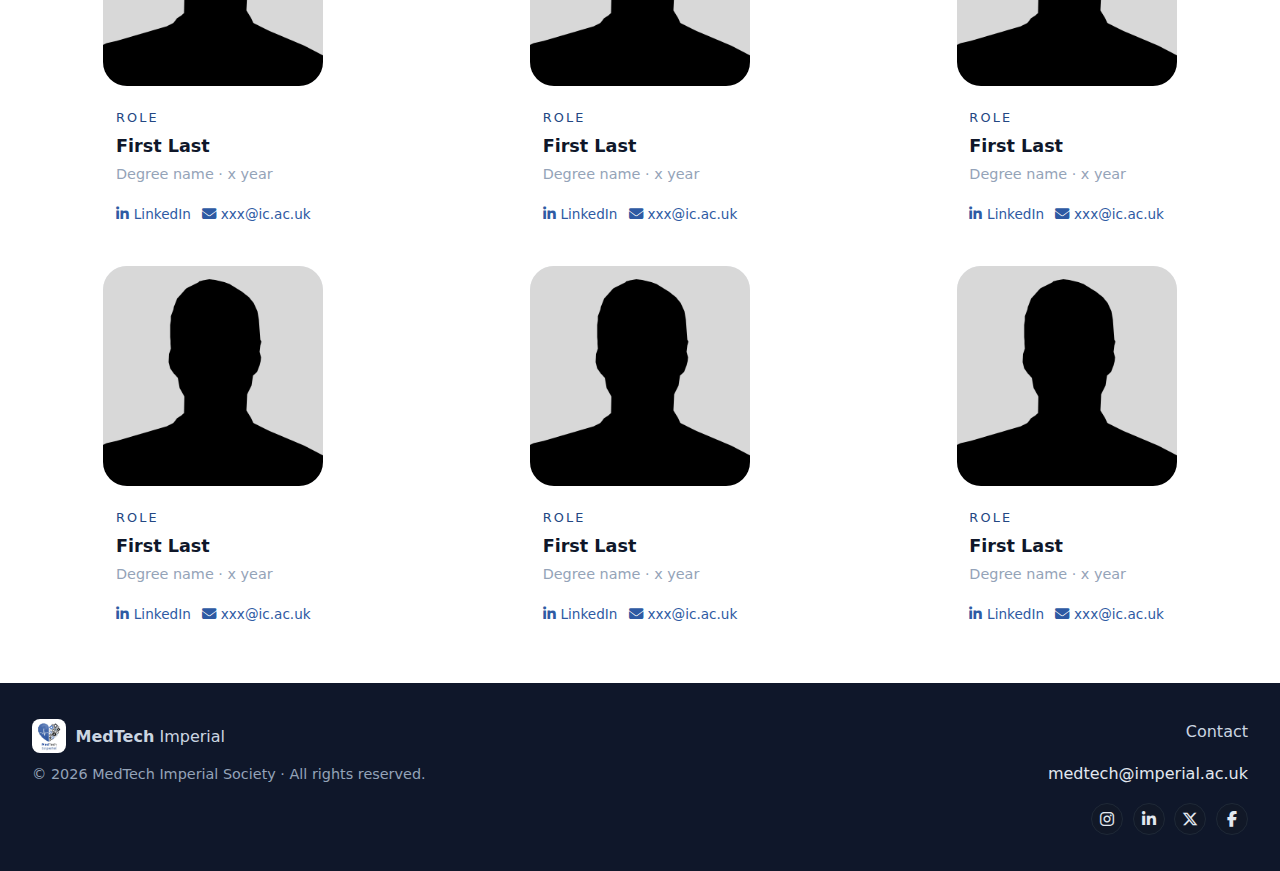
<file: team.html>
<!DOCTYPE html>
<html lang="en">
<head>
  <meta charset="utf-8" />
  <meta name="viewport" content="width=device-width, initial-scale=1" />
  <title>MedTech Imperial — Committee</title>
  <link rel="stylesheet" href="styles.css" />
  <link rel="icon" href="Assets/logo.jpg">
</head>

<body>
  <!-- ==== Global Header / Banner ===== -->
  <header class="site-header">
    <div class="container nav">
      <a href="index.html" class="brand">
        <img src="Assets/logo.jpg" alt="MedTech Imperial logo">
        <span class="brand-text">
          <strong>MedTech</strong> Imperial
        </span>
      </a>

      <!-- Mobile menu toggle -->
      <input type="checkbox" id="nav-toggle" class="nav-toggle" aria-label="Toggle navigation" />
      <label for="nav-toggle" class="hamburger" aria-hidden="true">
        <span></span><span></span><span></span>
      </label>

      <nav class="main-nav" aria-label="Primary">
        <a href="index.html">Home</a>
        <a href="team.html" aria-current="page">Team</a>
        <a href="events.html">Events</a>
        <a href="partners.html">Partners</a>
      </nav>
    </div>
  </header>

  <!-- ===== Page header ===== -->
  <section class="section team-hero">
    <div class="container">
      <h1 class="team-heading">Meet the Committee</h1>
      <p class="team-subtitle">
        Our committee brings together medics, engineers, scientists and entrepreneurs who
        are passionate about transforming healthcare through technology. Each member plays a
        key role in shaping MedTech Imperial’s events, projects and community.
      </p>
    </div>
  </section>

  <!-- ===== Group photo ===== -->

<!-- ===== Group photo ===== -->
<section class="section team-group">
  <div class="container">
    <figure class="team-group-photo">
      <img src="Assets/group.jpg"
           alt="MedTech Imperial Committee 2024/25 group illustration">
    </figure>
    <p class="team-group-caption">
      MedTech Imperial Committee 2024/25
    </p>
  </div>
</section>





  <!-- ===== Committee grid ===== -->
  <section class="section">
    <div class="container">
      <header class="team-section-header">
        <h2 class="team-section-title">Committee 2025/26</h2>
      </header>

      <div class="committee-grid">

        <!-- 1. President -->
        <article class="committee-member">
          <figure class="committee-photo">
            <img src="Assets/headshot1.png" alt="First Last — President">
          </figure>
          <div class="committee-info">
            <div class="committee-role">Role</div>
            <h3 class="committee-name">First Last</h3>
            <p class="committee-meta">
              Degree name · x year
            </p>
            <p class="committee-bio">
            
            </p>
            <div class="committee-links">
              <a href="https://www.linkedin.com" target="_blank" rel="noopener">
                <i class="fa-brands fa-linkedin-in"></i> LinkedIn
              </a>
              <a href="mailto:president@medtechimperial.org">
                <i class="fa-solid fa-envelope"></i> xxx@ic.ac.uk
              </a>
            </div>
          </div>
        </article>

                <!-- 1. President -->
        <article class="committee-member">
          <figure class="committee-photo">
            <img src="Assets/headshot1.png" alt="First Last — President">
          </figure>
          <div class="committee-info">
            <div class="committee-role">Role</div>
            <h3 class="committee-name">First Last</h3>
            <p class="committee-meta">
              Degree name · x year
            </p>
            <p class="committee-bio">
            
            </p>
            <div class="committee-links">
              <a href="https://www.linkedin.com" target="_blank" rel="noopener">
                <i class="fa-brands fa-linkedin-in"></i> LinkedIn
              </a>
              <a href="mailto:president@medtechimperial.org">
                <i class="fa-solid fa-envelope"></i> xxx@ic.ac.uk
              </a>
            </div>
          </div>
        </article>

                <!-- 1. President -->
        <article class="committee-member">
          <figure class="committee-photo">
            <img src="Assets/headshot1.png" alt="First Last — President">
          </figure>
          <div class="committee-info">
            <div class="committee-role">Role</div>
            <h3 class="committee-name">First Last</h3>
            <p class="committee-meta">
              Degree name · x year
            </p>
            <p class="committee-bio">
            
            </p>
            <div class="committee-links">
              <a href="https://www.linkedin.com" target="_blank" rel="noopener">
                <i class="fa-brands fa-linkedin-in"></i> LinkedIn
              </a>
              <a href="mailto:president@medtechimperial.org">
                <i class="fa-solid fa-envelope"></i> xxx@ic.ac.uk
              </a>
            </div>
          </div>
        </article>

                <!-- 1. President -->
        <article class="committee-member">
          <figure class="committee-photo">
            <img src="Assets/headshot1.png" alt="First Last — President">
          </figure>
          <div class="committee-info">
            <div class="committee-role">Role</div>
            <h3 class="committee-name">First Last</h3>
            <p class="committee-meta">
              Degree name · x year
            </p>
            <p class="committee-bio">
            
            </p>
            <div class="committee-links">
              <a href="https://www.linkedin.com" target="_blank" rel="noopener">
                <i class="fa-brands fa-linkedin-in"></i> LinkedIn
              </a>
              <a href="mailto:president@medtechimperial.org">
                <i class="fa-solid fa-envelope"></i> xxx@ic.ac.uk
              </a>
            </div>
          </div>
        </article>

                <!-- 1. President -->
        <article class="committee-member">
          <figure class="committee-photo">
            <img src="Assets/headshot1.png" alt="First Last — President">
          </figure>
          <div class="committee-info">
            <div class="committee-role">Role</div>
            <h3 class="committee-name">First Last</h3>
            <p class="committee-meta">
              Degree name · x year
            </p>
            <p class="committee-bio">
            
            </p>
            <div class="committee-links">
              <a href="https://www.linkedin.com" target="_blank" rel="noopener">
                <i class="fa-brands fa-linkedin-in"></i> LinkedIn
              </a>
              <a href="mailto:president@medtechimperial.org">
                <i class="fa-solid fa-envelope"></i> xxx@ic.ac.uk
              </a>
            </div>
          </div>
        </article>

                <!-- 1. President -->
        <article class="committee-member">
          <figure class="committee-photo">
            <img src="Assets/headshot1.png" alt="First Last — President">
          </figure>
          <div class="committee-info">
            <div class="committee-role">Role</div>
            <h3 class="committee-name">First Last</h3>
            <p class="committee-meta">
              Degree name · x year
            </p>
            <p class="committee-bio">
            
            </p>
            <div class="committee-links">
              <a href="https://www.linkedin.com" target="_blank" rel="noopener">
                <i class="fa-brands fa-linkedin-in"></i> LinkedIn
              </a>
              <a href="mailto:president@medtechimperial.org">
                <i class="fa-solid fa-envelope"></i> xxx@ic.ac.uk
              </a>
            </div>
          </div>
        </article>

                <!-- 1. President -->
        <article class="committee-member">
          <figure class="committee-photo">
            <img src="Assets/headshot1.png" alt="First Last — President">
          </figure>
          <div class="committee-info">
            <div class="committee-role">Role</div>
            <h3 class="committee-name">First Last</h3>
            <p class="committee-meta">
              Degree name · x year
            </p>
            <p class="committee-bio">
            
            </p>
            <div class="committee-links">
              <a href="https://www.linkedin.com" target="_blank" rel="noopener">
                <i class="fa-brands fa-linkedin-in"></i> LinkedIn
              </a>
              <a href="mailto:president@medtechimperial.org">
                <i class="fa-solid fa-envelope"></i> xxx@ic.ac.uk
              </a>
            </div>
          </div>
        </article>

                <!-- 1. President -->
        <article class="committee-member">
          <figure class="committee-photo">
            <img src="Assets/headshot1.png" alt="First Last — President">
          </figure>
          <div class="committee-info">
            <div class="committee-role">Role</div>
            <h3 class="committee-name">First Last</h3>
            <p class="committee-meta">
              Degree name · x year
            </p>
            <p class="committee-bio">
            
            </p>
            <div class="committee-links">
              <a href="https://www.linkedin.com" target="_blank" rel="noopener">
                <i class="fa-brands fa-linkedin-in"></i> LinkedIn
              </a>
              <a href="mailto:president@medtechimperial.org">
                <i class="fa-solid fa-envelope"></i> xxx@ic.ac.uk
              </a>
            </div>
          </div>
        </article>

               <!-- 1. President -->
        <article class="committee-member">
          <figure class="committee-photo">
            <img src="Assets/headshot1.png" alt="First Last — President">
          </figure>
          <div class="committee-info">
            <div class="committee-role">Role</div>
            <h3 class="committee-name">First Last</h3>
            <p class="committee-meta">
              Degree name · x year
            </p>
            <p class="committee-bio">
            
            </p>
            <div class="committee-links">
              <a href="https://www.linkedin.com" target="_blank" rel="noopener">
                <i class="fa-brands fa-linkedin-in"></i> LinkedIn
              </a>
              <a href="mailto:president@medtechimperial.org">
                <i class="fa-solid fa-envelope"></i> xxx@ic.ac.uk
              </a>
            </div>
          </div>
        </article>

                <!-- 1. President -->
        <article class="committee-member">
          <figure class="committee-photo">
            <img src="Assets/headshot1.png" alt="First Last — President">
          </figure>
          <div class="committee-info">
            <div class="committee-role">Role</div>
            <h3 class="committee-name">First Last</h3>
            <p class="committee-meta">
              Degree name · x year
            </p>
            <p class="committee-bio">
            
            </p>
            <div class="committee-links">
              <a href="https://www.linkedin.com" target="_blank" rel="noopener">
                <i class="fa-brands fa-linkedin-in"></i> LinkedIn
              </a>
              <a href="mailto:president@medtechimperial.org">
                <i class="fa-solid fa-envelope"></i> xxx@ic.ac.uk
              </a>
            </div>
          </div>
        </article>

                <!-- 1. President -->
        <article class="committee-member">
          <figure class="committee-photo">
            <img src="Assets/headshot1.png" alt="First Last — President">
          </figure>
          <div class="committee-info">
            <div class="committee-role">Role</div>
            <h3 class="committee-name">First Last</h3>
            <p class="committee-meta">
              Degree name · x year
            </p>
            <p class="committee-bio">
            
            </p>
            <div class="committee-links">
              <a href="https://www.linkedin.com" target="_blank" rel="noopener">
                <i class="fa-brands fa-linkedin-in"></i> LinkedIn
              </a>
              <a href="mailto:president@medtechimperial.org">
                <i class="fa-solid fa-envelope"></i> xxx@ic.ac.uk
              </a>
            </div>
          </div>
        </article>

                <!-- 1. President -->
        <article class="committee-member">
          <figure class="committee-photo">
            <img src="Assets/headshot1.png" alt="First Last — President">
          </figure>
          <div class="committee-info">
            <div class="committee-role">Role</div>
            <h3 class="committee-name">First Last</h3>
            <p class="committee-meta">
              Degree name · x year
            </p>
            <p class="committee-bio">
            
            </p>
            <div class="committee-links">
              <a href="https://www.linkedin.com" target="_blank" rel="noopener">
                <i class="fa-brands fa-linkedin-in"></i> LinkedIn
              </a>
              <a href="mailto:president@medtechimperial.org">
                <i class="fa-solid fa-envelope"></i> xxx@ic.ac.uk
              </a>
            </div>
          </div>
        </article>

               <!-- 1. President -->
        <article class="committee-member">
          <figure class="committee-photo">
            <img src="Assets/headshot1.png" alt="First Last — President">
          </figure>
          <div class="committee-info">
            <div class="committee-role">Role</div>
            <h3 class="committee-name">First Last</h3>
            <p class="committee-meta">
              Degree name · x year
            </p>
            <p class="committee-bio">
            
            </p>
            <div class="committee-links">
              <a href="https://www.linkedin.com" target="_blank" rel="noopener">
                <i class="fa-brands fa-linkedin-in"></i> LinkedIn
              </a>
              <a href="mailto:president@medtechimperial.org">
                <i class="fa-solid fa-envelope"></i> xxx@ic.ac.uk
              </a>
            </div>
          </div>
        </article>

                <!-- 1. President -->
        <article class="committee-member">
          <figure class="committee-photo">
            <img src="Assets/headshot1.png" alt="First Last — President">
          </figure>
          <div class="committee-info">
            <div class="committee-role">Role</div>
            <h3 class="committee-name">First Last</h3>
            <p class="committee-meta">
              Degree name · x year
            </p>
            <p class="committee-bio">
            
            </p>
            <div class="committee-links">
              <a href="https://www.linkedin.com" target="_blank" rel="noopener">
                <i class="fa-brands fa-linkedin-in"></i> LinkedIn
              </a>
              <a href="mailto:president@medtechimperial.org">
                <i class="fa-solid fa-envelope"></i> xxx@ic.ac.uk
              </a>
            </div>
          </div>
        </article>

               <!-- 1. President -->
        <article class="committee-member">
          <figure class="committee-photo">
            <img src="Assets/headshot1.png" alt="First Last — President">
          </figure>
          <div class="committee-info">
            <div class="committee-role">Role</div>
            <h3 class="committee-name">First Last</h3>
            <p class="committee-meta">
              Degree name · x year
            </p>
            <p class="committee-bio">
            
            </p>
            <div class="committee-links">
              <a href="https://www.linkedin.com" target="_blank" rel="noopener">
                <i class="fa-brands fa-linkedin-in"></i> LinkedIn
              </a>
              <a href="mailto:president@medtechimperial.org">
                <i class="fa-solid fa-envelope"></i> xxx@ic.ac.uk
              </a>
            </div>
          </div>
        </article>

                <!-- 1. President -->
        <article class="committee-member">
          <figure class="committee-photo">
            <img src="Assets/headshot1.png" alt="First Last — President">
          </figure>
          <div class="committee-info">
            <div class="committee-role">Role</div>
            <h3 class="committee-name">First Last</h3>
            <p class="committee-meta">
              Degree name · x year
            </p>
            <p class="committee-bio">
            
            </p>
            <div class="committee-links">
              <a href="https://www.linkedin.com" target="_blank" rel="noopener">
                <i class="fa-brands fa-linkedin-in"></i> LinkedIn
              </a>
              <a href="mailto:president@medtechimperial.org">
                <i class="fa-solid fa-envelope"></i> xxx@ic.ac.uk
              </a>
            </div>
          </div>
        </article>

                <!-- 1. President -->
        <article class="committee-member">
          <figure class="committee-photo">
            <img src="Assets/headshot1.png" alt="First Last — President">
          </figure>
          <div class="committee-info">
            <div class="committee-role">Role</div>
            <h3 class="committee-name">First Last</h3>
            <p class="committee-meta">
              Degree name · x year
            </p>
            <p class="committee-bio">
            
            </p>
            <div class="committee-links">
              <a href="https://www.linkedin.com" target="_blank" rel="noopener">
                <i class="fa-brands fa-linkedin-in"></i> LinkedIn
              </a>
              <a href="mailto:president@medtechimperial.org">
                <i class="fa-solid fa-envelope"></i> xxx@ic.ac.uk
              </a>
            </div>
          </div>
        </article>

                <!-- 1. President -->
        <article class="committee-member">
          <figure class="committee-photo">
            <img src="Assets/headshot1.png" alt="First Last — President">
          </figure>
          <div class="committee-info">
            <div class="committee-role">Role</div>
            <h3 class="committee-name">First Last</h3>
            <p class="committee-meta">
              Degree name · x year
            </p>
            <p class="committee-bio">
            
            </p>
            <div class="committee-links">
              <a href="https://www.linkedin.com" target="_blank" rel="noopener">
                <i class="fa-brands fa-linkedin-in"></i> LinkedIn
              </a>
              <a href="mailto:president@medtechimperial.org">
                <i class="fa-solid fa-envelope"></i> xxx@ic.ac.uk
              </a>
            </div>
          </div>
        </article>
      </div>
    </div>
  </section>


  <!-- ===== Footer ===== -->
  <footer class="site-footer">
    <div class="container footer-grid">
      <div class="footer-left">
        <div class="footer-brand">
          <img src="Assets/logo.jpg" alt="MedTech Imperial logo small">
          <span><strong>MedTech</strong> Imperial</span>
        </div>
        <p class="footnote">
          © <span id="year"></span> MedTech Imperial Society · All rights reserved.
        </p>
      </div>

      <div class="footer-right">
        <div class="footer-meta">
          <p class="footer-heading">Contact</p>
          <p>
            <a href="mailto:medtech@imperial.ac.uk">
              medtech@imperial.ac.uk
            </a>
          </p>

          <div class="socials" aria-label="MedTech Imperial social links">
            <a href="https://instagram.com/imperialmedtech" aria-label="Instagram">
              <i class="fa-brands fa-instagram"></i>
            </a>
            <a href="https://www.linkedin.com/company/medtechimperial/" aria-label="LinkedIn">
              <i class="fa-brands fa-linkedin-in"></i>
            </a>
            <a href="https://x.com/imperialmedtech" aria-label="X (Twitter)">
              <i class="fa-brands fa-x-twitter"></i>
            </a>
            <a href="https://www.facebook.com/MedTechImperial" aria-label="Facebook">
              <i class="fa-brands fa-facebook-f"></i>
            </a>
          </div>
        </div>
      </div>

    </div>
  </footer>

  <!-- Font Awesome for icons -->
  <link
    rel="stylesheet"
    href="https://cdnjs.cloudflare.com/ajax/libs/font-awesome/6.5.1/css/all.min.css"
  >

  <script>
    document.getElementById('year').textContent = new Date().getFullYear();
  </script>
</body>
</html>
</file>
<file: styles.css>
:root{
  /* ---- Primary palette (matches your logo) ---- */
  --primary-600: #2E5AA3; /* main blue (links, buttons) */
  --primary-700: #234783; /* darker hover/active */
  --primary-100: #E9F1FF; /* light tint for subtle backgrounds */

  /* ---- Neutrals ---- */
  --ink-900: #0f172a;     /* near-black for headings */
  --ink-700: #334155;     /* body text */
  --ink-400: #94a3b8;     /* subtle borders */
  --surface:  #ffffff;    /* page background */
  --card:     #ffffff;    /* card background */
  --muted:    #f6f7fb;    /* soft section background */

  /* ---- Accents (from logo greys) ---- */
  --accent-500: #6B7280;  /* medium grey for UI & icons */

  /* ---- Layout ---- */
  --radius: 18px;
  --shadow: 0 10px 30px rgba(15, 23, 42, 0.08);
  --container: 1400px;
}
/* ========== Base ========== */
*{ box-sizing: border-box; }
html, body{ height: 100%; }
body{
  margin: 0;
  font-family: system-ui, -apple-system, Segoe UI, Roboto, Helvetica, Arial, "Apple Color Emoji","Segoe UI Emoji";
  color: var(--ink-700);
  background: var(--surface);
  line-height: 1.6;
}
img{ max-width: 100%; display: block; }

.container{
  width: min(100% - 2rem, var(--container));
  margin-inline: auto;
}

/* ========== Header / Banner ========== */
.site-header{
  position: sticky; top: 0; z-index: 50;
  background: #fff;
  box-shadow: 0 2px 12px rgba(0,0,0,.04);
}

.nav{
  display: flex; align-items: center; gap: 1rem;
  padding: 1.15rem 0;
}
.brand{
  display: inline-flex; align-items: center; gap: .75rem;
  text-decoration: none; color: var(--ink-900);
}
.brand img{
  width: 44px; height: 44px; object-fit: cover; border-radius: 10px;
}
.brand-text{ font-weight: 500; letter-spacing: .2px; }

/* Navigation links */
.main-nav{
  margin-left: auto;
  display: flex; gap: 1rem;
}
.main-nav a{
  text-decoration: none;
  color: var(--ink-700);
  padding: .55rem .9rem;
  border-radius: 999px;
  transition: color .2s ease, background .2s ease, transform .05s ease;
}
.main-nav a:hover{
  background: var(--primary-100);
  color: var(--primary-700);
}
.main-nav a[aria-current="page"]{
  background: var(--primary-600);
  color: #fff;
}

/* Mobile hamburger (CSS-only) */
.nav-toggle{ display: none; }
.hamburger{
  display: none;
  margin-left: auto;
  cursor: pointer;
  width: 38px; height: 34px; padding: 8px 6px;
  border-radius: 10px;
}
.hamburger span{
  display: block; height: 2px; margin: 6px 0;
  background: var(--ink-900);
  transition: transform .2s ease, opacity .2s ease;
}

/* ========== Hero ========== */
.hero{
  position: relative;
  min-height: 100vh;                 /* full screen height */
  display: flex;
  align-items: center;                /* centre content vertically */
  color: #fff;




  /* background image + dark overlay */
  background-image:
    linear-gradient(rgba(15, 23, 42, 0.55), rgba(15, 23, 42, 0.55)),
    url("Assets/imperial-front.jpg");        /* 👈 set this to your campus image */
  background-size: cover;
  background-position: center;
  background-repeat: no-repeat;

  /* this is the “image doesn’t move” effect */
  background-attachment: fixed;
}

.hero-content{
  max-width: 820px;
  padding: 72px 0 64px;
}

.hero h1{
  margin: 0 0 .5rem;
  font-size: clamp(1.9rem, 3.3vw, 3rem);
  line-height: 1.15;
  color: #fff;
}

.hero p{
  font-size: clamp(1rem, 1.2vw, 1.15rem);
  margin: 0 0 1.2rem;
  color: #e2e8f0;
}



/* Buttons */
.btn{
  display: inline-block;
  padding: .75rem 1.05rem;
  border-radius: 999px;
  text-decoration: none;
  font-weight: 600;
  border: 1px solid transparent;
}
.btn-primary{
  background: var(--primary-600);
  color: #fff;
}
.btn-primary:hover{ background: var(--primary-700); }
.btn-outline{
  background: transparent; border-color: var(--ink-400); color: var(--ink-900);
}
.btn-outline:hover{ border-color: var(--primary-700); color: var(--primary-700); }
.cta{ display: flex; gap: .75rem; flex-wrap: wrap; }

/* ========== Sections & Cards ========== */
.section{ padding: 56px 0; }
.section.subtle{ background: var(--muted); }
h2{ color: var(--ink-900); margin: 0 0 .4rem; }
h3{ color: var(--ink-900); margin: 0 0 .4rem; font-size: 1.15rem; }

.grid-2{
  display: grid; grid-template-columns: 1.4fr 1fr; gap: 1.25rem;
}
.grid-3{
  display: grid; grid-template-columns: repeat(3, 1fr);
  gap: 1.25rem;
}

.card{
  background: var(--card);
  border: 1px solid #eef2f7;
  border-radius: var(--radius);
  box-shadow: var(--shadow);
  padding: 1.1rem 1.2rem;
}

.link-list{ margin: .4rem 0 0; padding: 0 0 0 1.1rem; }
.link-list li{ margin: .25rem 0; }
.text-link{
  color: var(--primary-600);
  text-decoration: none;
}
.text-link:hover{ color: var(--primary-700); text-decoration: underline; }

/* ========== Footer ========== */
.site-footer{
  background: #0f172a;
  color: #cbd5e1;
  padding: 36px 0;
}

.site-footer .container{
  width: 100%;
  max-width: 100%;
  margin-inline: 0;
  padding-inline: 2rem;   /* so text isn’t hard against the edge */
}


.footer-grid{
  display: flex;
  justify-content: space-between;   /* push left and right items apart */
  align-items: flex-start;
  gap: 2rem;
  flex-wrap: wrap;                  /* lets them stack nicely on small screens */
}

.footer-left{
  flex: 1 1 240px;
}

.footer-right{
  flex: 1 1 240px;
  text-align: right;                /* text + heading align right */
}

.footer-meta .socials{
  justify-content: flex-end;        /* icons line up with the right edge */
}


.footer-brand{
  display: flex; align-items: center; gap: .6rem; margin-bottom: .4rem;
}
.footer-brand img{ width: 34px; height: 34px; border-radius: 8px; }
.site-footer a{ color: #e2e8f0; text-decoration: none; }
.site-footer a:hover{ text-decoration: underline; }
.footnote{ margin-top: .6rem; color: #94a3b8; font-size: .9rem; }

.footer-nav{
  display: grid; gap: .35rem;
}
.footer-meta .socials{ display: flex; gap: .6rem; margin-top: .4rem; }
.footer-meta .socials a{
  display: inline-flex; align-items: center; justify-content: center;
  width: 32px; height: 32px; border-radius: 999px; background: #111827; border: 1px solid #1f2937;
}

.footer-heading{
  margin-top: 0;
  margin-bottom: 8PX
}
.footer-heading h3{
  margin: 0 0 .5rem;
  color: #f9fafb;
} 

.footer-email {
  margin: 0 0 .5rem;
padding-top: 0.5

} 


/* ========== Responsive ========== */
@media (max-width: 880px){
  .grid-2{ grid-template-columns: 1fr; }
  .grid-3{ grid-template-columns: 1fr; }
}

@media (max-width: 720px){
  .hamburger{ display: inline-block; }
  .main-nav{
    position: absolute; inset: 64px 0 auto 0; /* below header */
    background: #fff;
    display: grid; gap: .25rem;
    padding: .5rem;
    border-top: 1px solid #eef2f7;
    transform: translateY(-8px);
    opacity: 0; pointer-events: none;
  }
  /* show menu when toggled */
  .nav-toggle:checked ~ .main-nav{
    opacity: 1; pointer-events: auto; transform: translateY(0);
  }
  .main-nav a{ border-radius: 12px; }
  /* animate hamburger to 'X' */
  .nav-toggle:checked + .hamburger span:nth-child(1){ transform: translateY(8px) rotate(45deg); }
  .nav-toggle:checked + .hamburger span:nth-child(2){ opacity: 0; }
  .nav-toggle:checked + .hamburger span:nth-child(3){ transform: translateY(-8px) rotate(-45deg); }
}

/* ========== About Section ========== */
.about{
  max-width: 800px;     /* narrower column */
  margin: 0 auto;       /* centres the column inside .container */
}

/* centre heading + underline */
.about-heading{
  text-align: center;
  letter-spacing: 0.18em;
  margin-bottom: 2.5rem;
  position: relative;

  text-transform: uppercase;
  font-weight: 700;
  width: fit-content;
  margin-left: auto;
  margin-right: auto;

  /* subtle 3D / professional feel */
  text-shadow:
    0 1px 0 rgba(255, 255, 255, 0.7),
    0 2px 6px rgba(15, 23, 42, 0.3);
}

.about-heading::after{
  content: "";
  position: absolute;
  left: 50%;
  bottom: -0.75rem;
  transform: translateX(-50%);

  width: 120%;                 /* slightly wider than the text */
  height: 3px;
  background: var(--ink-900);  /* same colour as your headings */
  border-radius: 999px;

  /* small shadow to make the line pop */
  box-shadow: 0 2px 6px rgba(15, 23, 42, 0.25);
}

/* optional: a bit more spacing between paragraphs */
#about p{
  margin-bottom: 1rem;
}

/* ===== Stats box ===== */

.stats-panel{
  max-width: 1000px;
  margin: 0 auto;
  background: #ffffff;
  border-radius: var(--radius);
  box-shadow: var(--shadow);
  padding: 3rem 3rem;         /* 👈 taller box */
  position: relative;
}

/* 2x2 layout */
.stats-grid{
  display: grid;
  grid-template-columns: repeat(2, minmax(0, 1fr));
  grid-template-rows: repeat(2, auto);
  column-gap: 3rem;
  row-gap: 2.5rem;
  position: relative;
  z-index: 1;                 /* sit above the lines */
}

/* vertical + horizontal lines only (no full grid) */
.stats-panel::before,
.stats-panel::after{
  content: "";
  position: absolute;
  background: #e5e7eb;
  z-index: 0;
}

/* vertical line */
.stats-panel::before{
  top: 15%;
  bottom: 15%;
  left: 50%;
  width: 1px;
}

/* horizontal line */
.stats-panel::after{
  left: 7%;
  right: 7%;
  top: 50%;
  height: 1px;
}

.stat{
  display: flex;
  flex-direction: column;
  align-items: center;      /* centre horizontally */
  justify-content: center;  /* centre vertically */
  text-align: center;
  min-height: 120px;        /* ensures some height in each quadrant */
}

.stat-icon{
  font-size: 1.8rem;
  margin-bottom: .35rem;
}

.stat-number{
  font-size: 2rem;
  font-weight: 700;
  color: var(--ink-900);
  margin-bottom: .25rem;
}

.stat-label{
  font-size: .95rem;
  color: var(--ink-700);
}


/* responsive – stack on small screens and hide cross lines */
@media (max-width: 720px){
  .stats-grid{
    grid-template-columns: 1fr;
    row-gap: 1.75rem;
  }
  .stats-panel::before,
  .stats-panel::after{
    display: none;
  }
}

/* ===== Newsletter banner ===== */

.newsletter-banner{
  position: relative;
  padding: 96px 0;  /* tall like the example */

  /* your MedTech banner image */
  background-image:
    linear-gradient(rgba(15, 23, 42, 0.45), rgba(15, 23, 42, 0.55)),
    url("Assets/MedTechbn.jpg"); /* 👈 update to your actual banner path */
  background-size: cover;
  background-position: center;
  background-repeat: no-repeat;

  color: #ffffff;
}

.newsletter-banner-inner{
  width: min(100% - 2rem, var(--container));
  margin-inline: auto;
  display: flex;
  justify-content: center;
}

/* blue box on top of the image */
.newsletter-box{
  max-width: 720px;
  width: 100%;
  text-align: center;
  margin: 0 auto;
  padding: 2rem 1.5rem;  /* just spacing, no box */
}


.newsletter-heading{
  margin: 0 0 .5rem;
  font-size: 1.9rem;
  text-transform: uppercase;
  letter-spacing: 0.12em;
  /* add colour */
  color: #ffffff;
}

.newsletter-copy{
  margin: 0 0 1.8rem;
  font-size: 0.95rem;
  color: #e5e7eb;   /* softer white */
}


/* form layout */
.newsletter-form{
  margin: 0;
}

.newsletter-row{
  display: flex;
  align-items: stretch;
  max-width: 580px;
  margin: 0 auto;
}

/* long email bar */
.newsletter-input{
  flex: 1;
  min-width: 0;
  padding: 0.9rem 1rem;
  border: none;
  border-radius: 999px 0 0 999px;
  font: inherit;
  font-size: 0.95rem;
  color: #0f172a;
}

.newsletter-input::placeholder{
  color: #9ca3af;
}

.newsletter-input:focus{
  outline: none;
  box-shadow: 0 0 0 3px rgba(248, 250, 252, 0.7);
}

/* button similar to the example but in your colours */
.newsletter-btn{
  padding: 0.9rem 1.6rem;
  border: none;
  border-radius: 0 999px 999px 0;
  background: var(--primary-100);
  color: var(--primary-700);
  font-weight: 700;
  letter-spacing: .08em;
  text-transform: uppercase;
  font-size: .78rem;
  cursor: pointer;
  white-space: nowrap;
}

.newsletter-btn:hover{
  background: #ffffff;
  color: var(--primary-700);
}

/* visually hidden label for accessibility */
.sr-only{
  position: absolute;
  width: 1px;
  height: 1px;
  padding: 0;
  margin: -1px;
  overflow: hidden;
  clip: rect(0, 0, 0, 0);
  white-space: nowrap;
  border: 0;
}

/* ===== Responsive tweaks ===== */

@media (max-width: 720px){
  .newsletter-banner{
    padding: 72px 0;
  }

  .newsletter-box{
    padding: 2rem 1.5rem 2.1rem;
  }

  .newsletter-row{
    flex-direction: column;
    max-width: 100%;
  }

  .newsletter-input{
    border-radius: 999px;
    margin-bottom: .7rem;
  }

  .newsletter-btn{
    border-radius: 999px;
    width: 100%;
    text-align: center;
  }
}


.newsletter-banner{
  position: relative;
  padding: 96px 0;

  background-image:
    linear-gradient(rgba(15, 23, 42, 0.35), rgba(15, 23, 42, 0.5)),
    url("Assets/MedTechbn.jpg"); /* your new banner */
  background-size: cover;
  background-position: center;
  background-repeat: no-repeat;

  color: #ffffff;
}


/* ===== MedTech carousel ===== */

.mt-carousel{
  position: relative;
  overflow: visible;  /* allow side cards to peek */
  padding-block: 0.5rem;
  max-width: 1100px;
  margin: 0 auto;     /* centre the carousel */
}


.carousel-track{
  display: flex;
  align-items: stretch;
  transition: transform 0.6s ease;
}

/* each slide slightly narrower than container so neighbours peek in */
/* each slide slightly narrower than container so neighbours peek in */
.carousel-slide{
  flex: 0 0 78%;   /* was 70% – makes main card bigger */
  margin: 0 1.25rem;
  padding: 3rem 3rem 3.2rem;  /* longer / taller cards */
  display: grid;
  grid-template-columns: minmax(0, 1.3fr) minmax(0, 1.5fr);
  gap: 2rem;
  align-items: center;

  background: linear-gradient(135deg, #f5f7ff, #ffffff);
  border-radius: 24px;
  box-shadow: 0 18px 40px rgba(15, 23, 42, 0.12);

  opacity: 0.45;
  transform: scale(0.94);
  transition:
    opacity 0.35s ease,
    transform 0.35s ease,
    box-shadow 0.35s ease;
}


/* active slide pops */
.carousel-slide.is-active{
  opacity: 1;
  transform: scale(1);
  box-shadow: 0 24px 55px rgba(15, 23, 42, 0.20);
}

.carousel-media img{
  width: 100%;
  max-height: 360px;  /* was 320px – a bit taller */
  object-fit: cover;
  border-radius: 18px;
  box-shadow: 0 18px 40px rgba(15, 23, 42, 0.25);
}


.carousel-content{
  max-width: 540px;
}

.carousel-title{
  margin: 0 0 .6rem;
  font-size: 1.6rem;
  color: var(--ink-900);
}

.carousel-content p{
  margin: 0;
}

/* controls BELOW the cards */

/* controls BELOW the cards */
.carousel-controls{
  margin-top: 1.4rem;
  display: flex;
  align-items: center;
  justify-content: center;
  gap: 1.25rem;
  max-width: 1100px;
  margin-left: auto;
  margin-right: auto;   /* centre under the carousel */
}


/* arrows now inline, not overlayed */
.carousel-arrow{
  width: 40px;
  height: 40px;
  border-radius: 999px;
  border: 1px solid rgba(148, 163, 184, 0.7);
  background: #ffffff;
  display: flex;
  align-items: center;
  justify-content: center;
  cursor: pointer;
  font-size: 1.4rem;
  color: var(--ink-900);
  transition: background 0.2s ease, transform 0.2s ease, box-shadow 0.2s ease;
}

.carousel-arrow:hover{
  background: #f9fafb;
  transform: scale(1.05);
  box-shadow: 0 10px 25px rgba(15, 23, 42, 0.15);
}

/* dots */

.carousel-dots{
  display: flex;
  justify-content: center;
  gap: .45rem;
}

.dot{
  width: 9px;
  height: 9px;
  border-radius: 999px;
  border: none;
  background: #cbd5e1;
  padding: 0;
  cursor: pointer;
  transition: width 0.2s ease, background 0.2s ease, transform 0.2s ease;
}

.dot.is-active{
  width: 22px;
  background: var(--primary-600);
  transform: translateY(-1px);
}

/* responsive tweaks */

@media (max-width: 880px){
  .carousel-slide{
    grid-template-columns: 1fr;
    padding: 2rem 1.8rem 2.3rem;
  }

  .carousel-media img{
    max-height: 260px;
  }
}

@media (max-width: 640px){
  .carousel-slide{
    flex: 0 0 88%;
    margin: 0 0.75rem;
    padding: 1.8rem 1.3rem 2rem;
  }
}


.carousel-heading{
  text-align: center;
  font-size: 2rem;
  margin: 0 0 1.75rem;
  color: var(--ink-900);
}




/* ===== Committee / Team page ===== */

.team-hero{
  background: var(--muted);
  padding-top: 64px;
  padding-bottom: 32px;
}

.team-heading{
  text-align: center;
  font-size: 2.1rem;
  margin: 0 0 .6rem;
  letter-spacing: 0.12em;
  text-transform: uppercase;
  color: var(--ink-900);
}

.team-subtitle{
  max-width: 760px;
  margin: 0 auto;
  text-align: center;
  color: var(--ink-700);
}

.team-section-header{
  max-width: 720px;
  margin: 0 auto 2.2rem;
  text-align: center;
}

.team-section-title{
  font-size: 1.3rem;
  letter-spacing: 0.16em;
  text-transform: uppercase;
  color: var(--ink-900);
  margin: 0 0 .4rem;
}

.team-section-copy{
  margin: 0;
  color: var(--ink-700);
}

/* ===== Layout ===== */

.committee-featured{
  display: grid;
  grid-template-columns: repeat(2, minmax(0, 1fr));
  gap: 2rem;
  margin-top: 2rem;
  margin-bottom: 2.2rem;
}

.committee-list{
  display: flex;
  flex-direction: column;
  gap: 2rem;
  border-top: 1px solid #e5e7eb;
  padding-top: 2rem;
}

/* Single member block: no card background, just clean spacing */

.committee-member{
  display: flex;
  flex-direction: column;
  align-items: flex-start;
  gap: .7rem;
}

/* Photo */

.committee-photo-frame{
  width: 220px;
  max-width: 100%;
  aspect-ratio: 1 / 1;
  border-radius: 24px;
  overflow: hidden;
  background: linear-gradient(135deg, #e5e7eb, #f3f4f6);
}

.committee-photo-frame img{
  width: 100%;
  height: 100%;
  object-fit: cover;
  display: block;
}

/* Text block */

.committee-text{
  margin-top: .4rem;
  display: flex;
  flex-direction: column;
  gap: .25rem;
}

.committee-role-badge{
  font-size: .8rem;
  text-transform: uppercase;
  letter-spacing: 0.17em;
  color: var(--primary-700);
  padding: .2rem 0;
}

.committee-name{
  margin: 0;
  font-size: 1.3rem;
  color: var(--ink-900);
}

.committee-meta{
  margin: 0;
  font-size: .9rem;
  color: var(--ink-400);
}

.committee-bio{
  margin: .4rem 0 .3rem;
  font-size: .95rem;
  color: var(--ink-700);
}

.committee-links{
  display: flex;
  flex-wrap: wrap;
  gap: .8rem;
}

.committee-links a{
  font-size: .85rem;
  text-decoration: none;
  color: var(--primary-600);
  display: inline-flex;
  align-items: center;
  gap: .3rem;
  padding-bottom: 1px;
  border-bottom: 1px solid transparent;
}

.committee-links a i{
  font-size: .9rem;
}

.committee-links a:hover{
  color: var(--primary-700);
  border-bottom-color: var(--primary-700);
}

/* ===== Responsive ===== */

@media (max-width: 900px){
  .committee-featured{
    grid-template-columns: 1fr;
  }

  .committee-photo-frame{
    width: 190px;
  }
}

@media (max-width: 640px){
  .team-heading{
    font-size: 1.7rem;
  }

  .team-section-title{
    font-size: 1.05rem;
  }

  .committee-photo-frame{
    width: 170px;
  }
}





/* ===== Partners page ===== */

.partners-hero{
  background: var(--muted);
  padding-top: 72px;
  padding-bottom: 40px;
}

.partners-heading{
  text-align: center;
  font-size: 2.1rem;
  margin: 0 0 .6rem;
  letter-spacing: 0.12em;
  text-transform: uppercase;
  color: var(--ink-900);
}

.partners-subtitle{
  max-width: 780px;
  margin: 0.4rem auto 1.8rem;
  text-align: center;
  color: var(--ink-700);
}

.partners-cta{
  display: flex;
  justify-content: center;
  gap: 0.9rem;
  flex-wrap: wrap;
}

/* intro / benefits */

.partners-intro-grid{
  display: grid;
  grid-template-columns: minmax(0, 1.3fr) minmax(0, 1.7fr);
  gap: 2rem;
  align-items: start;
}

.partners-intro-card{
  background: var(--card);
  border-radius: var(--radius);
  box-shadow: var(--shadow);
  padding: 1.6rem 1.7rem;
  border: 1px solid #e5e7eb;
}

.partners-intro-card h2{
  margin-bottom: .6rem;
}

.partners-benefits-grid{
  display: grid;
  grid-template-columns: repeat(2, minmax(0, 1fr));
  gap: 1.4rem;
}

.partners-benefit{
  background: var(--card);
  border-radius: var(--radius);
  padding: 1.1rem 1.1rem 1.25rem;
  border: 1px solid #e5e7eb;
  box-shadow: 0 8px 22px rgba(15,23,42,0.06);
}

.benefit-icon{
  width: 34px;
  height: 34px;
  border-radius: 999px;
  display: inline-flex;
  align-items: center;
  justify-content: center;
  margin-bottom: .6rem;
  background: var(--primary-100);
  color: var(--primary-700);
  font-size: 1.1rem;
}

/* tiers */

.partners-tier-header{
  max-width: 720px;
  margin: 0 auto 2rem;
  text-align: center;
}

.partners-tier-header h2{
  margin-bottom: .4rem;
}

.partner-tier{
  margin-bottom: 2.6rem;
}

.tier-title{
  font-size: 1.1rem;
  text-transform: uppercase;
  letter-spacing: 0.16em;
  color: var(--ink-900);
  margin: 0 0 .25rem;
}

.tier-caption{
  margin: 0 0 1.25rem;
  color: var(--ink-400);
  font-size: 0.9rem;
}

/* partner cards */

.partner-grid{
  display: grid;
  grid-template-columns: repeat(3, minmax(0, 1fr));
  gap: 1.5rem;
  align-items: stretch;            /* make all cards in a row the same height */
}


.partner-card{
  display: flex;
  gap: 1.1rem;
  align-items: flex-start;
  background: var(--card);
  box-shadow: var(--shadow);
  padding: 1.2rem 1.2rem 1.3rem;
}

.partner-logo{
  flex-shrink: 0;
  width: 96px;
  height: 96px;
  border-radius: 18px;
  background: #f3f4f6;
  display: flex;
  align-items: center;
  justify-content: center;
  overflow: hidden;
}

.partner-logo img{
  width: 100%;
  height: 100%;
  object-fit: contain;
  padding: 0.6rem;
}

.partner-logo.is-placeholder span{
  font-size: 0.72rem;
  text-transform: uppercase;
  letter-spacing: 0.16em;
  color: var(--ink-400);
  text-align: center;
  padding: 0 .4rem;
}

.partner-body{
  display: flex;
  flex-direction: column;
  gap: .3rem;
  flex: 1;                     /* body fills remaining height */
}

.partner-name{
  margin: 0;
  font-size: 1.02rem;
  color: var(--ink-900);
}

.partner-type{
  margin: 0;
  font-size: .86rem;
  color: var(--primary-700);
  text-transform: uppercase;
  letter-spacing: 0.14em;
}

.partner-copy{
  margin: .1rem 0 .25rem;
  font-size: .9rem;
}

.partner-link{
  font-size: .88rem;
  font-weight: 500;
  text-decoration: none;
  color: var(--primary-600);
  margin-top: auto;            /* pushes the link to the bottom of the card */
}

.partner-link:hover{
  color: var(--primary-700);
  text-decoration: underline;
}

/* callout at bottom */

.partner-callout{
  max-width: 820px;
  margin: 0 auto;
  background: #0f172a;
  color: #e5e7eb;
  padding: 1.9rem 1.7rem 2rem;
  border-radius: 24px;
  box-shadow: 0 18px 40px rgba(15, 23, 42, 0.4);
}

.partner-callout h2{
  margin: 0 0 .5rem;
  color: #f9fafb;
}

.partner-callout p{
  margin: 0 0 1rem;
}

.partner-callout-list{
  margin: 0 0 1.3rem 1.2rem;
  padding: 0;
  font-size: .92rem;
}

.partner-callout-list li{
  margin-bottom: .25rem;
}

/* responsive */

@media (max-width: 1000px){
  .partners-intro-grid{
    grid-template-columns: 1fr;
  }

  .partner-grid{
    grid-template-columns: repeat(2, minmax(0, 1fr));
  }
}

@media (max-width: 720px){
  .partners-benefits-grid{
    grid-template-columns: 1fr;
  }

  .partner-grid{
    grid-template-columns: 1fr;
  }

  .partner-card{
    padding: 1.1rem 1rem 1.2rem;
  }

  .partner-callout{
    padding: 1.7rem 1.3rem 1.8rem;
  }
}








/* ===== Committee / Team page ===== */

.team-hero{
  background: var(--muted);
  padding-top: 64px;
  padding-bottom: 32px;
}

.team-heading{
  text-align: center;
  font-size: 2.1rem;
  margin: 0 0 .6rem;
  letter-spacing: 0.12em;
  text-transform: uppercase;
  color: var(--ink-900);
}

.team-subtitle{
  max-width: 760px;
  margin: 0 auto;
  text-align: center;
  color: var(--ink-700);
}

/* group photo */

.team-group{
  padding-top: 0;
}

.team-group-placeholder{
  border-radius: 28px;
  padding: 3.2rem 1.4rem;
  background: radial-gradient(circle at 0% 0%, #e5e7eb, #f3f4f6 50%, #e5e7eb 100%);
  display: flex;
  align-items: center;
  justify-content: center;
}

.team-group-placeholder span{
  text-transform: uppercase;
  letter-spacing: 0.18em;
  font-size: .78rem;
  color: var(--ink-500);
}

.team-group-caption{
  margin: 0.6rem 0 0;
  text-align: center;
  font-size: .9rem;
  color: var(--ink-500);
}

/* section header */

.team-section-header{
  max-width: 720px;
  margin: 2.4rem auto 2rem;
  text-align: center;
}

.team-section-title{
  font-size: 1.3rem;
  letter-spacing: 0.16em;
  text-transform: uppercase;
  color: var(--ink-900);
  margin: 0 0 .4rem;
}

.team-section-copy{
  margin: 0;
  color: var(--ink-700);
}

/* ===== Committee grid ===== */

.committee-grid{
  display: grid;
  grid-template-columns: repeat(3, minmax(0, 1fr));
  gap: 2.4rem 2rem;
  margin-top: 1.2rem;
  align-items: start;           /* make all items align from the top */
}

.committee-member{
  display: flex;
  flex-direction: column;
  align-items: center;          /* centre the block inside its column */
  text-align: left;             /* but keep the text left-aligned */
}


/* no boxes, just photo + text */

.committee-photo{
  width: 220px;
  max-width: 100%;
  aspect-ratio: 1 / 1;
  border-radius: 24px;
  overflow: hidden;
  background: linear-gradient(135deg, #e5e7eb, #f3f4f6);
  margin: 0 auto 0.7rem;        /* centre photo in its column */
}


.committee-photo img{
  width: 100%;
  height: 100%;
  object-fit: cover;
  display: block;
}

/* text block */

.committee-info{
  display: flex;
  flex-direction: column;
  gap: .2rem;
}

.committee-role{
  font-size: .8rem;
  text-transform: uppercase;
  letter-spacing: 0.17em;
  color: var(--primary-700);
}

.committee-name{
  margin: 0;
  font-size: 1.1rem;
  color: var(--ink-900);
}

.committee-meta{
  margin: 0;
  font-size: .9rem;
  color: var(--ink-400);
}

.committee-bio{
  margin: .4rem 0 .3rem;
  font-size: .95rem;
  color: var(--ink-700);
}

.committee-links{
  display: flex;
  flex-wrap: wrap;
  gap: .7rem;
}

.committee-links a{
  font-size: .85rem;
  text-decoration: none;
  color: var(--primary-600);
  display: inline-flex;
  align-items: center;
  gap: .3rem;
  padding-bottom: 1px;
  border-bottom: 1px solid transparent;
}

.committee-links a i{
  font-size: .9rem;
}

.committee-links a:hover{
  color: var(--primary-700);
  border-bottom-color: var(--primary-700);
}

/* ===== Responsive ===== */

@media (max-width: 960px){
  .committee-grid{
    grid-template-columns: repeat(2, minmax(0, 1fr));
  }

  .committee-photo{
    width: 200px;
  }
}

@media (max-width: 640px){
  .team-heading{
    font-size: 1.7rem;
  }

  .team-section-title{
    font-size: 1.05rem;
  }

  .committee-grid{
    grid-template-columns: 1fr;
  }

  .committee-photo{
    width: 190px;
  }
}












/* ===== Events page ===== */

.events-hero{
  background: var(--muted);
  padding-top: 64px;
  padding-bottom: 32px;
}

.events-heading{
  text-align: center;
  font-size: 2.1rem;
  margin: 0 0 .6rem;
  letter-spacing: 0.12em;
  text-transform: uppercase;
  color: var(--ink-900);
}

.events-subtitle{
  max-width: 780px;
  margin: 0 auto;
  text-align: center;
  color: var(--ink-700);
}

.events-hero-cta{
  margin-top: 1.4rem;
  display: flex;
  justify-content: center;
  gap: 0.9rem;
  flex-wrap: wrap;
}

/* section headers */

.events-section-header{
  max-width: 720px;
  margin: 0 auto 2.1rem;
  text-align: center;
}

.events-section-title{
  font-size: 1.2rem;
  letter-spacing: 0.16em;
  text-transform: uppercase;
  color: var(--ink-900);
  margin: 0 0 .4rem;
}

.events-section-copy{
  margin: 0;
  color: var(--ink-700);
}

/* upcoming events list */

.events-list{
  display: flex;
  flex-direction: column;
  gap: 1.8rem;
  margin-top: 1.4rem;
}

.event-card{
  /* One variable controls both poster + content height (keeps everything aligned) */
  --poster-h: clamp(320px, 34vw, 520px);

  display: grid;
  grid-template-columns: minmax(260px, 420px) minmax(0, 1fr);
  align-items: stretch;
  gap: 1.6rem;
  background: var(--card);
  border-radius: 22px;
  border: 1px solid #e5e7eb;
  box-shadow: 0 14px 32px rgba(15,23,42,0.08);
  padding: 1.4rem 1.4rem 1.5rem;
}

.event-poster{
  border-radius: 18px;
  overflow: hidden;
  background: #e5e7eb;
  width: 100%;
  max-width: 100%;
  height: var(--poster-h);         /* ✅ defines the card height */
}

.event-poster img{
  width: 100%;
  height: 100%;
  object-fit: cover;              /* ✅ no stretching */
  object-position: center;        /* tweak per poster if needed */
  display: block;
}

/* content side */

.event-content{
  display: flex;
  flex-direction: column;
  gap: 1rem;
  height: var(--poster-h);        /* ✅ matches poster height */
  min-height: 0;
}

.event-body{
  display: flex;
  flex-direction: column;
  gap: .7rem;
  flex: 1 1 auto;                /* takes remaining space */
  min-height: 0;
  overflow: auto;                 /* if copy is long, it scrolls instead of breaking layout */
  padding-right: .25rem;
}

/* subtle scrollbar for long descriptions */
.event-body{ scrollbar-width: thin; }
.event-body::-webkit-scrollbar{ width: 8px; }
.event-body::-webkit-scrollbar-thumb{ background: rgba(15,23,42,0.18); border-radius: 999px; }
.event-body::-webkit-scrollbar-track{ background: transparent; }

.event-header-row{
  display: flex;
  justify-content: space-between;
  align-items: flex-start;
  gap: 1rem;
}

.event-title-block{
  flex: 1;
}

.event-title{
  margin: 0;
  font-size: 1.25rem;
  color: var(--ink-900);
}

.event-tagline{
  margin: .2rem 0 0;
  color: var(--ink-700);
  font-size: .95rem;
}

/* date card */

.event-date-card{
  flex-shrink: 0;
  min-width: 80px;
  text-align: center;
  border-radius: 16px;
  border: 1px solid rgba(46,90,163,0.25);
  background: #eff4ff;
  padding: .35rem .6rem .45rem;
  display: flex;
  flex-direction: column;
  align-items: center;
  gap: 0;
}

.event-date-day{
  font-size: 1.4rem;
  font-weight: 700;
  color: var(--primary-700);
  line-height: 1.1;
}

.event-date-month{
  text-transform: uppercase;
  letter-spacing: .18em;
  font-size: .75rem;
  color: var(--primary-700);
}

.event-date-year{
  font-size: .7rem;
  color: var(--ink-400);
}

/* meta info */

.event-meta-list{
  display: grid;
  grid-template-columns: repeat(3, minmax(0, 1fr));
  gap: .9rem;
  margin: .5rem 0 .3rem;
}

.event-meta-item{
  display: flex;
  flex-direction: column;
  gap: .15rem;
}

.event-meta-item dt{
  font-size: .8rem;
  text-transform: uppercase;
  letter-spacing: 0.16em;
  color: var(--ink-400);
  display: inline-flex;
  align-items: center;
  gap: .3rem;
}

.event-meta-item dt i{
  font-size: .85rem;
}

.event-meta-item dd{
  margin: 0;
  font-size: .92rem;
  color: var(--ink-700);
}

/* description + actions */

.event-description{
  margin: .4rem 0 .6rem;
  font-size: .95rem;
  color: var(--ink-700);
}

.event-actions{
  margin-top: auto;
  display: flex;
  flex-wrap: wrap;
  gap: .7rem;
}

/* empty state (if needed) */

.events-empty{
  margin-top: 1.6rem;
  text-align: center;
  font-size: .95rem;
  color: var(--ink-700);
}

/* past highlights */

.past-events-grid{
  display: grid;
  grid-template-columns: repeat(3, minmax(0, 1fr));
  gap: 1.4rem;
  margin-top: 1.6rem;
}

.past-event-card{
  background: #ffffff;
  border-radius: 18px;
  border: 1px solid #e5e7eb;
  padding: 1.1rem 1.1rem 1.2rem;
}

.past-event-card h3{
  margin: 0 0 .3rem;
  font-size: 1rem;
}

.past-event-meta{
  margin: 0 0 .4rem;
  font-size: .85rem;
  color: var(--ink-400);
}

.past-event-copy{
  margin: 0;
  font-size: .9rem;
  color: var(--ink-700);
}

/* responsive */

@media (max-width: 980px){
  .event-card{
    grid-template-columns: minmax(0, 1fr);
    --poster-h: clamp(220px, 60vw, 320px);
  }

  .event-poster{
    height: var(--poster-h);
  }

  .event-content{
    height: auto;
  }

  .event-meta-list{
    grid-template-columns: repeat(2, minmax(0, 1fr));
  }

  .past-events-grid{
    grid-template-columns: repeat(2, minmax(0, 1fr));
  }
}

@media (max-width: 640px){
  .events-heading{
    font-size: 1.7rem;
  }

  .events-section-title{
    font-size: 1.05rem;
  }

  .event-card{
    padding: 1.1rem 1rem 1.2rem;
  }

  .event-meta-list{
    grid-template-columns: 1fr;
  }

  .past-events-grid{
    grid-template-columns: 1fr;
  }
}


/* group photo */

.team-group {
  padding-top: 0;
}

.team-group-photo {
  max-width: 900px;
  margin: 0 auto;
  border-radius: 28px;
  overflow: hidden;
  box-shadow: var(--shadow);
}

.team-group-photo img {
  width: 100%;
  height: auto;
  display: block;
  object-fit: cover;
}


.partner-logo{
  flex-shrink: 0;
  width: 96px;
  height: 96px;
  border-radius: 18px;
  background: #f3f4f6;
  display: flex;
  align-items: center;
  justify-content: center;
  overflow: hidden;
}

.partner-logo img{
  width: 100%;
  height: 100%;
  object-fit: cover;  /* fills the box, crops if needed */
  padding: 0;         /* remove inner gap */
  display: block;
}

/* ===== Events: calendar + timeline layout ===== */

.events-upcoming-grid{
  display: grid;
  grid-template-columns: minmax(280px, 360px) minmax(0, 1fr);
  gap: 1.25rem;
  align-items: start;
  margin-top: 1.4rem;
}

.events-side{
  display: flex;
  flex-direction: column;
  gap: 1rem;
  position: sticky;
  top: 96px; /* keeps widgets visible under the header */
  align-self: start;
}

.events-widget{
  background: var(--card);
  border-radius: 22px;
  border: 1px solid #e5e7eb;
  box-shadow: 0 14px 32px rgba(15,23,42,0.08);
  padding: 1rem 1rem 1.1rem;
}

.events-main .events-list{
  margin-top: 0;
}

.events-filterbar{
  display: flex;
  align-items: center;
  justify-content: space-between;
  gap: .9rem;
  margin: 0 0 .9rem;
  flex-wrap: wrap;
}

.events-filter-label{
  font-size: .9rem;
  color: var(--ink-400);
}

.events-empty-state{
  margin: 1.1rem 0 0;
  padding: .95rem 1rem;
  border: 1px dashed rgba(15,23,42,0.18);
  border-radius: 16px;
  color: var(--ink-700);
  background: rgba(239,244,255,0.55);
}

/* calendar */

.cal-header{
  display: flex;
  align-items: center;
  justify-content: space-between;
  gap: .75rem;
  margin-bottom: .65rem;
}

.cal-title{
  font-weight: 700;
  color: var(--ink-900);
  letter-spacing: .02em;
}

.cal-nav{
  width: 36px;
  height: 36px;
  border-radius: 14px;
  border: 1px solid #e5e7eb;
  background: #ffffff;
  cursor: pointer;
  display: inline-flex;
  align-items: center;
  justify-content: center;
  color: var(--ink-700);
}

.cal-nav:hover{
  background: #eff4ff;
  border-color: rgba(46,90,163,0.25);
  color: var(--primary-700);
}

.cal-weekdays{
  display: grid;
  grid-template-columns: repeat(7, minmax(0, 1fr));
  gap: 6px;
  margin-bottom: .45rem;
  padding: 0 .1rem;
}

.cal-weekdays span{
  font-size: .72rem;
  text-transform: uppercase;
  letter-spacing: .14em;
  color: var(--ink-400);
  text-align: center;
}

.cal-grid{
  display: grid;
  grid-template-columns: repeat(7, minmax(0, 1fr));
  gap: 6px;
}

.cal-cell{
  height: 38px;
}

.cal-blank{
  height: 38px;
}

.cal-day{
  height: 38px;
  width: 100%;
  border-radius: 14px;
  border: 1px solid #eef2f7;
  background: #ffffff;
  color: var(--ink-900);
  cursor: pointer;
  position: relative;
  font-size: .9rem;
}

.cal-day:hover{
  border-color: rgba(46,90,163,0.25);
  background: #eff4ff;
}

/* Cleaner event marker (underline pill) */
.cal-day.has-event{
  border-color: rgba(46,90,163,0.18);
}

.cal-day.has-event::after{
  content: "";
  position: absolute;
  left: 50%;
  transform: translateX(-50%);
  bottom: 6px;
  width: 18px;
  height: 3px;
  border-radius: 999px;
  background: rgba(46,90,163,0.35);
}

.cal-day.is-selected.has-event::after{
  background: var(--primary-700);
}

.cal-day.is-selected{
  border-color: rgba(46,90,163,0.45);
  background: #eff4ff;
  font-weight: 700;
}

.cal-day.is-today{
  box-shadow: inset 0 0 0 2px rgba(46,90,163,0.25);
}

.cal-hint{
  margin-top: .7rem;
  font-size: .85rem;
  color: var(--ink-400);
  display: none;
}

/* timeline */

.timeline-header{
  display: flex;
  align-items: baseline;
  justify-content: space-between;
  gap: 1rem;
  margin-bottom: .65rem;
}

.timeline-title{
  margin: 0;
  font-size: 1rem;
  color: var(--ink-900);
}

.timeline-sub{
  font-size: .85rem;
  color: var(--ink-400);
}

.timeline-list{
  list-style: none;
  padding: 0;
  margin: 0;
  display: flex;
  flex-direction: column;
  gap: .55rem;
  max-height: 340px;
  overflow: auto;
}

.timeline-btn{
  width: 100%;
  text-align: left;
  display: flex;
  gap: .75rem;
  border-radius: 16px;
  border: 1px solid #eef2f7;
  background: #ffffff;
  padding: .65rem .7rem;
  cursor: pointer;
}

.timeline-btn:hover{
  border-color: rgba(46,90,163,0.25);
  background: #eff4ff;
}

.timeline-date{
  min-width: 62px;
  font-size: .75rem;
  text-transform: uppercase;
  letter-spacing: .14em;
  color: var(--primary-700);
}

.timeline-name{
  display: block;
  font-weight: 650;
  color: var(--ink-900);
  line-height: 1.2;
}

.timeline-meta{
  display: block;
  margin-top: .15rem;
  font-size: .85rem;
  color: var(--ink-400);
}

.timeline-item.is-active .timeline-btn{
  border-color: rgba(46,90,163,0.45);
  background: #eff4ff;
}

/* filter helpers */

.event-card.is-hidden{
  display: none;
}

.event-card.is-highlight{
  outline: 2px solid rgba(46,90,163,0.28);
  outline-offset: 2px;
}

/* responsive */

@media (max-width: 980px){
  .events-upcoming-grid{
    grid-template-columns: 1fr;
  }

  .events-side{
    position: static;
  }

  .timeline-list{
    max-height: none;
  }
}
</file>
